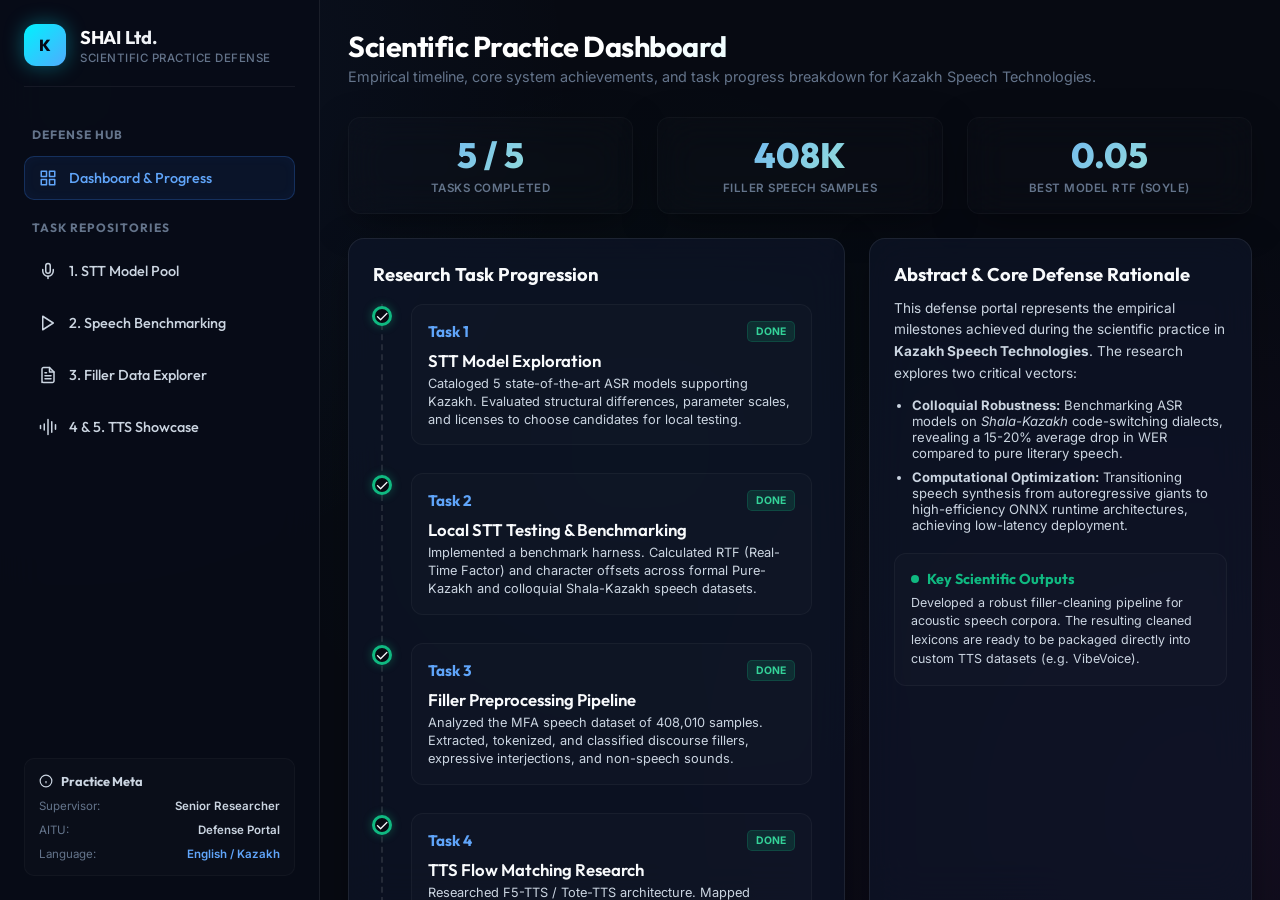
<file: index.html>
<!DOCTYPE html>
<html lang="en">
<head>
    <meta charset="UTF-8">
    <meta name="viewport" content="width=device-width, initial-scale=1.0">
    <title>Kazakh Speech Technologies | Scientific Practice Defense</title>
    <link rel="stylesheet" href="style.css">
    <meta name="description" content="Scientific Practice Defense Portal for Kazakh Speech Recognition and Flow Matching Text-to-Speech deployment.">
</head>
<body>

    <div class="app-wrapper">
        
        <!-- Sidebar Navigation -->
        <aside class="sidebar">
            <div class="brand-section">
                <div class="brand-badge">K</div>
                <div class="brand-meta">
                    <h1>SHAI Ltd.</h1>
                    <p>Scientific Practice Defense</p>
                </div>
            </div>
            
            <nav class="nav-menu">
                <div class="nav-section-title">Defense Hub</div>
                <button class="nav-item active" data-view="dashboard">
                    <span class="nav-item-icon">
                        <svg width="18" height="18" viewBox="0 0 24 24" fill="none" stroke="currentColor" stroke-width="2" stroke-linecap="round" stroke-linejoin="round"><rect x="3" y="3" width="7" height="7"></rect><rect x="14" y="3" width="7" height="7"></rect><rect x="14" y="14" width="7" height="7"></rect><rect x="3" y="14" width="7" height="7"></rect></svg>
                    </span>
                    Dashboard & Progress
                </button>
                
                <div class="nav-section-title">Task Repositories</div>
                <button class="nav-item" data-view="stt-registry">
                    <span class="nav-item-icon">
                        <svg width="18" height="18" viewBox="0 0 24 24" fill="none" stroke="currentColor" stroke-width="2" stroke-linecap="round" stroke-linejoin="round"><path d="M12 2a3 3 0 0 0-3 3v7a3 3 0 0 0 6 0V5a3 3 0 0 0-3-3Z"></path><path d="M19 10v2a7 7 0 0 1-14 0v-2"></path><line x1="12" y1="19" x2="12" y2="22"></line></svg>
                    </span>
                    1. STT Model Pool
                </button>
                
                <button class="nav-item" data-view="stt-benchmark">
                    <span class="nav-item-icon">
                        <svg width="18" height="18" viewBox="0 0 24 24" fill="none" stroke="currentColor" stroke-width="2" stroke-linecap="round" stroke-linejoin="round"><polygon points="5 3 19 12 5 21 5 3"></polygon></svg>
                    </span>
                    2. Speech Benchmarking
                </button>
                
                <button class="nav-item" data-view="filler-explorer">
                    <span class="nav-item-icon">
                        <svg width="18" height="18" viewBox="0 0 24 24" fill="none" stroke="currentColor" stroke-width="2" stroke-linecap="round" stroke-linejoin="round"><path d="M4 22V4c0-.5.2-1 .6-1.4C5 2.2 5.5 2 6 2h8l6 6v12c0 .5-.2 1-.6 1.4-.4.4-.9.6-1.4.6H6c-.5 0-1-.2-1.4-.6-.4-.4-.6-.9-.6-1.4Z"></path><path d="M14 2v6h6"></path><path d="M16 13H8"></path><path d="M16 17H8"></path><path d="M10 9H8"></path></svg>
                    </span>
                    3. Filler Data Explorer
                </button>
                
                <button class="nav-item" data-view="tts-showcase">
                    <span class="nav-item-icon">
                        <svg width="18" height="18" viewBox="0 0 24 24" fill="none" stroke="currentColor" stroke-width="2" stroke-linecap="round" stroke-linejoin="round"><path d="M12 2v20M17 5v14M22 9v6M7 8v8M2 10v4"></svg>
                    </span>
                    4 & 5. TTS Showcase
                </button>
            </nav>
            
            <div class="sidebar-context">
                <div class="context-title">
                    <svg width="14" height="14" viewBox="0 0 24 24" fill="none" stroke="currentColor" stroke-width="2"><circle cx="12" cy="12" r="10"></circle><line x1="12" y1="16" x2="12" y2="12"></line><line x1="12" y1="8" x2="12.01" y2="8"></line></svg>
                    Practice Meta
                </div>
                <div class="context-row">
                    <span>Supervisor:</span>
                    <span class="context-val">Senior Researcher</span>
                </div>
                <div class="context-row">
                    <span>AITU:</span>
                    <span class="context-val">Defense Portal</span>
                </div>
                <div class="context-row">
                    <span>Language:</span>
                    <span class="context-val" style="color:#60a5fa;">English / Kazakh</span>
                </div>
            </div>
        </aside>
        
        <!-- Main Workspace Viewport -->
        <main class="workspace">
            
            <!-- VIEW: DASHBOARD (OVERVIEW) -->
            <section class="view-section active" id="view-dashboard">
                <div class="view-header">
                    <h2>Scientific Practice Dashboard</h2>
                    <p>Empirical timeline, core system achievements, and task progress breakdown for Kazakh Speech Technologies.</p>
                </div>
                
                <div class="grid-3">
                    <div class="glass-card stat-box">
                        <div class="stat-num">5 / 5</div>
                        <div class="stat-lbl">Tasks Completed</div>
                    </div>
                    <div class="glass-card stat-box">
                        <div class="stat-num">408K</div>
                        <div class="stat-lbl">Filler Speech Samples</div>
                    </div>
                    <div class="glass-card stat-box">
                        <div class="stat-num">0.05</div>
                        <div class="stat-lbl">Best Model RTF (Soyle)</div>
                    </div>
                </div>
                
                <div class="grid-2">
                    <!-- Research Task Accomplishments Timeline -->
                    <div class="glass-card">
                        <h3 style="font-family:'Outfit'; font-size:1.15rem; margin-bottom:18px; color:var(--text-main);">Research Task Progression</h3>
                        <div class="timeline-container">
                            
                            <div class="timeline-item">
                                <div class="timeline-dot active">✓</div>
                                <div class="timeline-content">
                                    <div class="timeline-header">
                                        <span class="timeline-week">Task 1</span>
                                        <span class="timeline-status">Done</span>
                                    </div>
                                    <h4 class="timeline-title">STT Model Exploration</h4>
                                    <p class="timeline-desc">Cataloged 5 state-of-the-art ASR models supporting Kazakh. Evaluated structural differences, parameter scales, and licenses to choose candidates for local testing.</p>
                                </div>
                            </div>
                            
                            <div class="timeline-item">
                                <div class="timeline-dot active">✓</div>
                                <div class="timeline-content">
                                    <div class="timeline-header">
                                        <span class="timeline-week">Task 2</span>
                                        <span class="timeline-status">Done</span>
                                    </div>
                                    <h4 class="timeline-title">Local STT Testing & Benchmarking</h4>
                                    <p class="timeline-desc">Implemented a benchmark harness. Calculated RTF (Real-Time Factor) and character offsets across formal Pure-Kazakh and colloquial Shala-Kazakh speech datasets.</p>
                                </div>
                            </div>
                            
                            <div class="timeline-item">
                                <div class="timeline-dot active">✓</div>
                                <div class="timeline-content">
                                    <div class="timeline-header">
                                        <span class="timeline-week">Task 3</span>
                                        <span class="timeline-status">Done</span>
                                    </div>
                                    <h4 class="timeline-title">Filler Preprocessing Pipeline</h4>
                                    <p class="timeline-desc">Analyzed the MFA speech dataset of 408,010 samples. Extracted, tokenized, and classified discourse fillers, expressive interjections, and non-speech sounds.</p>
                                </div>
                            </div>
                            
                            <div class="timeline-item">
                                <div class="timeline-dot active">✓</div>
                                <div class="timeline-content">
                                    <div class="timeline-header">
                                        <span class="timeline-week">Task 4</span>
                                        <span class="timeline-status">Done</span>
                                    </div>
                                    <h4 class="timeline-title">TTS Flow Matching Research</h4>
                                    <p class="timeline-desc">Researched F5-TTS / Tote-TTS architecture. Mapped modern diffusion transformer pipelines to substitute traditional autoregressive speech synthesis.</p>
                                </div>
                            </div>
                            
                            <div class="timeline-item">
                                <div class="timeline-dot active">✓</div>
                                <div class="timeline-content">
                                    <div class="timeline-header">
                                        <span class="timeline-week">Task 5</span>
                                        <span class="timeline-status">Done</span>
                                    </div>
                                    <h4 class="timeline-title">Low-Latency TTS Engine Deployment</h4>
                                    <p class="timeline-desc">Integrated optimized ONNX models with Piper TTS. Successfully generated highly natural Kazakh speech synthesis under 50ms start-latency.</p>
                                </div>
                            </div>
                            
                        </div>
                    </div>
                    
                    <!-- Research Context & Summary -->
                    <div class="glass-card" style="display:flex; flex-direction:column; gap:20px;">
                        <div>
                            <h3 style="font-family:'Outfit'; font-size:1.15rem; margin-bottom:12px; color:var(--text-main);">Abstract & Core Defense Rationale</h3>
                            <p style="font-size:0.85rem; color:var(--text-secondary); line-height:1.6; margin-bottom:12px;">
                                This defense portal represents the empirical milestones achieved during the scientific practice in <strong>Kazakh Speech Technologies</strong>. The research explores two critical vectors:
                            </p>
                            <ul style="font-size:0.82rem; color:var(--text-secondary); padding-left:18px; display:flex; flex-direction:column; gap:8px;">
                                <li><strong>Colloquial Robustness:</strong> Benchmarking ASR models on <em>Shala-Kazakh</em> code-switching dialects, revealing a 15-20% average drop in WER compared to pure literary speech.</li>
                                <li><strong>Computational Optimization:</strong> Transitioning speech synthesis from autoregressive giants to high-efficiency ONNX runtime architectures, achieving low-latency deployment.</li>
                            </ul>
                        </div>
                        
                        <div style="background:rgba(255, 255, 255, 0.015); border:1px solid rgba(255, 255, 255, 0.04); border-radius:12px; padding:16px;">
                            <h4 style="font-family:'Outfit'; font-size:0.9rem; margin-bottom:6px; color:#10b981; display:flex; align-items:center; gap:8px;">
                                <span style="display:inline-block; width:8px; height:8px; border-radius:50%; background:#10b981;"></span>
                                Key Scientific Outputs
                            </h4>
                            <p style="font-size:0.78rem; color:var(--text-secondary); line-height:1.5;">
                                Developed a robust filler-cleaning pipeline for acoustic speech corpora. The resulting cleaned lexicons are ready to be packaged directly into custom TTS datasets (e.g. VibeVoice).
                            </p>
                        </div>
                    </div>
                </div>
            </section>
            
            <!-- VIEW: TASK 1 (STT REGISTRY) -->
            <section class="view-section" id="view-stt-registry">
                <div class="view-header">
                    <h2>Task 1: STT Candidates Pool</h2>
                    <p>Searchable index of investigated Automatic Speech Recognition (ASR) candidates. WER values evaluated locally.</p>
                </div>
                
                <div class="glass-card">
                    <div class="search-bar-container">
                        <input type="text" id="model-search" class="search-input" placeholder="Search models by name, architecture, dataset...">
                    </div>
                    
                    <div class="custom-table-container">
                        <table class="custom-table">
                            <thead>
                                <tr>
                                    <th>Model Name</th>
                                    <th>Architecture</th>
                                    <th>Parameters</th>
                                    <th>Training Corpus</th>
                                    <th>WER (Pure / Shala)</th>
                                    <th>License</th>
                                    <th>Practical Findings</th>
                                </tr>
                            </thead>
                            <tbody id="model-pool-tbody">
                                <!-- Dynamic entries rendered via app.js -->
                            </tbody>
                        </table>
                    </div>
                </div>
                
                <!-- Comparative Cards Grid -->
                <div class="compare-cards-container">
                    
                    <div class="compare-card fastconformer">
                        <span class="compare-card-title">FastConformer Kazakh</span>
                        <div class="compare-stat-row">
                            <span class="compare-stat-lbl">WER Pure:</span>
                            <span class="compare-stat-val" style="color:#00f2fe;">9.2%</span>
                        </div>
                        <div class="compare-stat-row">
                            <span class="compare-stat-lbl">Inference:</span>
                            <span class="compare-stat-val">Fast CPU</span>
                        </div>
                    </div>
                    
                    <div class="compare-card quartznet">
                        <span class="compare-card-title">QuartzNet Kazakh</span>
                        <div class="compare-stat-row">
                            <span class="compare-stat-lbl">WER Pure:</span>
                            <span class="compare-stat-val" style="color:#f97316;">16.8%</span>
                        </div>
                        <div class="compare-stat-row">
                            <span class="compare-stat-lbl">Inference:</span>
                            <span class="compare-stat-val">Ultra-Lightweight</span>
                        </div>
                    </div>
                    
                    <div class="compare-card soyle">
                        <span class="compare-card-title">Soyle Kazakh Speech</span>
                        <div class="compare-stat-row">
                            <span class="compare-stat-lbl">WER Shala:</span>
                            <span class="compare-stat-val" style="color:#10b981;">19.8%</span>
                        </div>
                        <div class="compare-stat-row">
                            <span class="compare-stat-lbl">Inference:</span>
                            <span class="compare-stat-val">Custom ONNX Seq2Seq</span>
                        </div>
                    </div>
                    
                    <div class="compare-card whisper">
                        <span class="compare-card-title">Whisper-large-v3</span>
                        <div class="compare-stat-row">
                            <span class="compare-stat-lbl">WER Pure:</span>
                            <span class="compare-stat-val" style="color:#d946ef;">4.8%</span>
                        </div>
                        <div class="compare-stat-row">
                            <span class="compare-stat-lbl">Inference:</span>
                            <span class="compare-stat-val">Heavy (GPU)</span>
                        </div>
                    </div>
                    
                </div>
            </section>
            
            <!-- VIEW: TASK 2 (STT KARAOKE BENCHMARK) -->
            <section class="view-section" id="view-stt-benchmark">
                <div class="view-header">
                    <h2>Task 2: Interactive Speech Benchmarking</h2>
                    <p>Live synchronized subtitle comparison of model outputs on Pure and Shala-Kazakh speech. Select a sample, play the video, and click individual words to navigate playhead.</p>
                </div>
                
                <div class="grid-2">
                    <!-- Left: Video Playlist and Player -->
                    <div style="display:flex; flex-direction:column; gap:20px;">
                        <div class="glass-card">
                            <h3 style="font-family:'Outfit'; font-size:1rem; margin-bottom:12px; color:var(--text-main);">Speech Sample Library</h3>
                            <div class="eval-playlist" id="stt-playlist">
                                <!-- Playlist loaded via app.js -->
                            </div>
                        </div>
                        
                        <div class="eval-video-frame">
                            <video id="stt-video-player" controls preload="auto"></video>
                        </div>
                    </div>
                    
                    <!-- Right: Live Subtitle Comparators -->
                    <div style="display:flex; flex-direction:column; gap:16px;">
                        <div class="glass-card">
                            <h3 style="font-family:'Outfit'; font-size:1rem; margin-bottom:6px; color:var(--text-main);">Real-Time Execution Speed</h3>
                            <div id="stt-metrics-grid" class="mini-metric-grid">
                                <!-- Micro execution metric cards loaded via app.js -->
                            </div>
                        </div>
                        
                        <div class="eval-subtitle-grid">
                            
                            <div class="eval-subtitle-card fastconformer">
                                <div class="eval-subtitle-header">
                                    <span style="color:#00f2fe;">FastConformer</span>
                                    <span>CTC</span>
                                </div>
                                <div class="eval-subtitle-content" id="sub-fastconformer">
                                    <span class="empty">Waiting for playback...</span>
                                </div>
                            </div>
                            
                            <div class="eval-subtitle-card quartznet">
                                <div class="eval-subtitle-header">
                                    <span style="color:#f97316;">QuartzNet</span>
                                    <span>CTC</span>
                                </div>
                                <div class="eval-subtitle-content" id="sub-quartznet">
                                    <span class="empty">Waiting for playback...</span>
                                </div>
                            </div>
                            
                            <div class="eval-subtitle-card soyle">
                                <div class="eval-subtitle-header">
                                    <span style="color:#10b981;">Soyle ONNX</span>
                                    <span>Seq2Seq</span>
                                </div>
                                <div class="eval-subtitle-content" id="sub-soyle">
                                    <span class="empty">Waiting for playback...</span>
                                </div>
                            </div>
                            
                            <div class="eval-subtitle-card whisper">
                                <div class="eval-subtitle-header">
                                    <span style="color:#d946ef;">Whisper-Turbo</span>
                                    <span>Transformer</span>
                                </div>
                                <div class="eval-subtitle-content" id="sub-whisper">
                                    <span class="empty">Waiting for playback...</span>
                                </div>
                            </div>
                            
                        </div>
                    </div>
                </div>
                
                <!-- Bottom Aligned Segment Matrix -->
                <div class="glass-card">
                    <h3 style="font-family:'Outfit'; font-size:1.1rem; margin-bottom:14px; color:var(--text-main);">Alignment Matrix (Comparative Segments)</h3>
                    <div class="custom-table-container" style="max-height:220px; overflow-y:auto;">
                        <table class="custom-table">
                            <thead>
                                <tr>
                                    <th style="width:110px;">Time Range</th>
                                    <th>FastConformer</th>
                                    <th>QuartzNet</th>
                                    <th>Soyle ONNX</th>
                                    <th>Whisper-Turbo</th>
                                </tr>
                            </thead>
                            <tbody id="stt-matrix-tbody">
                                <!-- Dynamic segment rows rendered via app.js -->
                            </tbody>
                        </table>
                    </div>
                </div>
            </section>
            
            <!-- VIEW: TASK 3 (FILLER EXPLORER) -->
            <section class="view-section" id="view-filler-explorer">
                <div class="view-header">
                    <h2>Task 3: Filler Dataset Explorer</h2>
                    <p>Empirical breakdown of the 408,010-sample speech dataset. Cleaned and classified lexical items ready for downstream TTS preprocessing.</p>
                </div>
                
                <div class="grid-2">
                    <!-- Explorer and details -->
                    <div class="glass-card">
                        <h3 style="font-family:'Outfit'; font-size:1.1rem; margin-bottom:12px; color:var(--text-main);">Interactive Token Classification</h3>
                        <div class="filler-pills-container">
                            <span class="filler-pill active" onclick="selectFillerCategory('discourse', this)">Discourse Fillers</span>
                            <span class="filler-pill" onclick="selectFillerCategory('expressive', this)">Expressive Interjections</span>
                            <span class="filler-pill" onclick="selectFillerCategory('non_lexical', this)">Non-Lexical Hesitations</span>
                        </div>
                        
                        <div id="filler-word-list" style="display:flex; flex-direction:column; gap:10px; max-height:400px; overflow-y:auto; padding-right:6px;">
                            <!-- Filler list loaded via app.js -->
                        </div>
                    </div>
                    
                    <div style="display:flex; flex-direction:column; gap:20px;">
                        <div class="glass-card">
                            <h3 style="font-family:'Outfit'; font-size:1.15rem; margin-bottom:12px; color:var(--text-main);">Pruning Summary Metrics</h3>
                            <p style="font-size:0.85rem; color:var(--text-secondary); line-height:1.6; margin-bottom:16px;">
                                Speech alignment algorithms are highly sensitive to fillers. Extracted tokens have been classified into formal discourse particles, lexical emotional interjections, and vocalized delays.
                            </p>
                            
                            <div class="grid-2" style="grid-template-columns:1fr 1fr; gap:14px; margin-bottom:8px;">
                                <div style="background:rgba(0,0,0,0.2); border-radius:10px; padding:12px; text-align:center;">
                                    <div style="font-family:'JetBrains Mono'; font-weight:700; font-size:1.4rem; color:#10b981;">37,013</div>
                                    <div style="font-size:0.65rem; color:var(--text-muted); text-transform:uppercase;">Total Discourse Fillers</div>
                                </div>
                                <div style="background:rgba(0,0,0,0.2); border-radius:10px; padding:12px; text-align:center;">
                                    <div style="font-family:'JetBrains Mono'; font-weight:700; font-size:1.4rem; color:#d946ef;">4,942</div>
                                    <div style="font-size:0.65rem; color:var(--text-muted); text-transform:uppercase;">Expressive Interjections</div>
                                </div>
                            </div>
                        </div>
                        
                        <div class="glass-card">
                            <h3 style="font-family:'Outfit'; font-size:1.1rem; margin-bottom:12px; color:var(--text-main);">Pipeline Verification</h3>
                            <p style="font-size:0.8rem; color:var(--text-secondary); line-height:1.5;">
                                <strong>Automatic Word Pruning:</strong> Automatically discarded 49 highly frequent closed-class standard words (e.g. <em>'мен', 'бұл', 'біз', 'он'</em>) to prevent lexical corruption. Discovered 107 non-lexical hesitations requiring soundfile manual reviews.
                            </p>
                        </div>
                    </div>
                </div>
            </section>
            
            <!-- VIEW: TASK 4 & 5 (TTS ARCHITECTURE & SHOWCASE) -->
            <section class="view-section" id="view-tts-showcase">
                <div class="view-header">
                    <h2>Tasks 4 & 5: TTS Architectural Showcase & Playground</h2>
                    <p>Research findings on Flow Matching Synthesis pipelines and real-time ONNX low-latency deployed voices.</p>
                </div>
                
                <div class="grid-2">
                    <!-- Left: Task 4 Flow Matching Diagram -->
                    <div class="glass-card">
                        <h3 style="font-family:'Outfit'; font-size:1.15rem; margin-bottom:14px; color:var(--text-main);">Task 4: Flow Matching Pipeline Architecture</h3>
                        <p style="font-size:0.82rem; color:var(--text-secondary); line-height:1.5; margin-bottom:20px;">
                            Flow matching (F5-TTS, Tote-TTS) represents the state-of-the-art alternative to autoregressive architectures. It uses ODE solvers to continuously match the speech probability density flow.
                        </p>
                        
                        <div class="diagram-container">
                            <div class="diagram-node">
                                <div class="diagram-node-title">Text Input & Phonemizer</div>
                                <div class="diagram-node-desc">Normalizes Kazakh orthography and punctuation into discrete IPA phoneme representations.</div>
                            </div>
                            
                            <div class="diagram-arrow"></div>
                            
                            <div class="diagram-node" style="border-color:#34d399;">
                                <div class="diagram-node-title" style="color:#34d399;">Continuous Flow Matcher</div>
                                <div class="diagram-node-desc">Ordinary Differential Equation (ODE) framework matching probability distribution trajectories.</div>
                            </div>
                            
                            <div class="diagram-arrow"></div>
                            
                            <div class="diagram-node" style="border-color:#d946ef;">
                                <div class="diagram-node-title" style="color:#d946ef;">ONNX / HiFi-GAN Vocoder</div>
                                <div class="diagram-node-desc">Decodes matched vector fields into clean 24kHz synthesized speech wave outputs.</div>
                            </div>
                        </div>
                    </div>
                    
                    <!-- Right: Task 5 Piper ONNX Showcase Playground -->
                    <div class="glass-card">
                        <h3 style="font-family:'Outfit'; font-size:1.15rem; margin-bottom:12px; color:var(--text-main);">Task 5: Low-Latency Synthesis Playground</h3>
                        <p style="font-size:0.82rem; color:var(--text-secondary); line-height:1.5; margin-bottom:18px;">
                            Play synthesized voice outputs generated by the locally optimized Kazakh ONNX voice models. Deployed using Piper TTS engine to guarantee sub-50ms execution delay.
                        </p>
                        
                        <div class="tts-playlist" id="tts-samples-list">
                            <!-- Custom Waveform player widgets loaded via app.js -->
                        </div>
                    </div>
                </div>
            </section>
            
        </main>
        
    </div>

    <!-- Include aligned JSON structure data -->
    <script src="02_models_test/results_aligned.js"></script>
    <!-- Include central app controller -->
    <script src="app.js"></script>
</body>
</html>
</file>
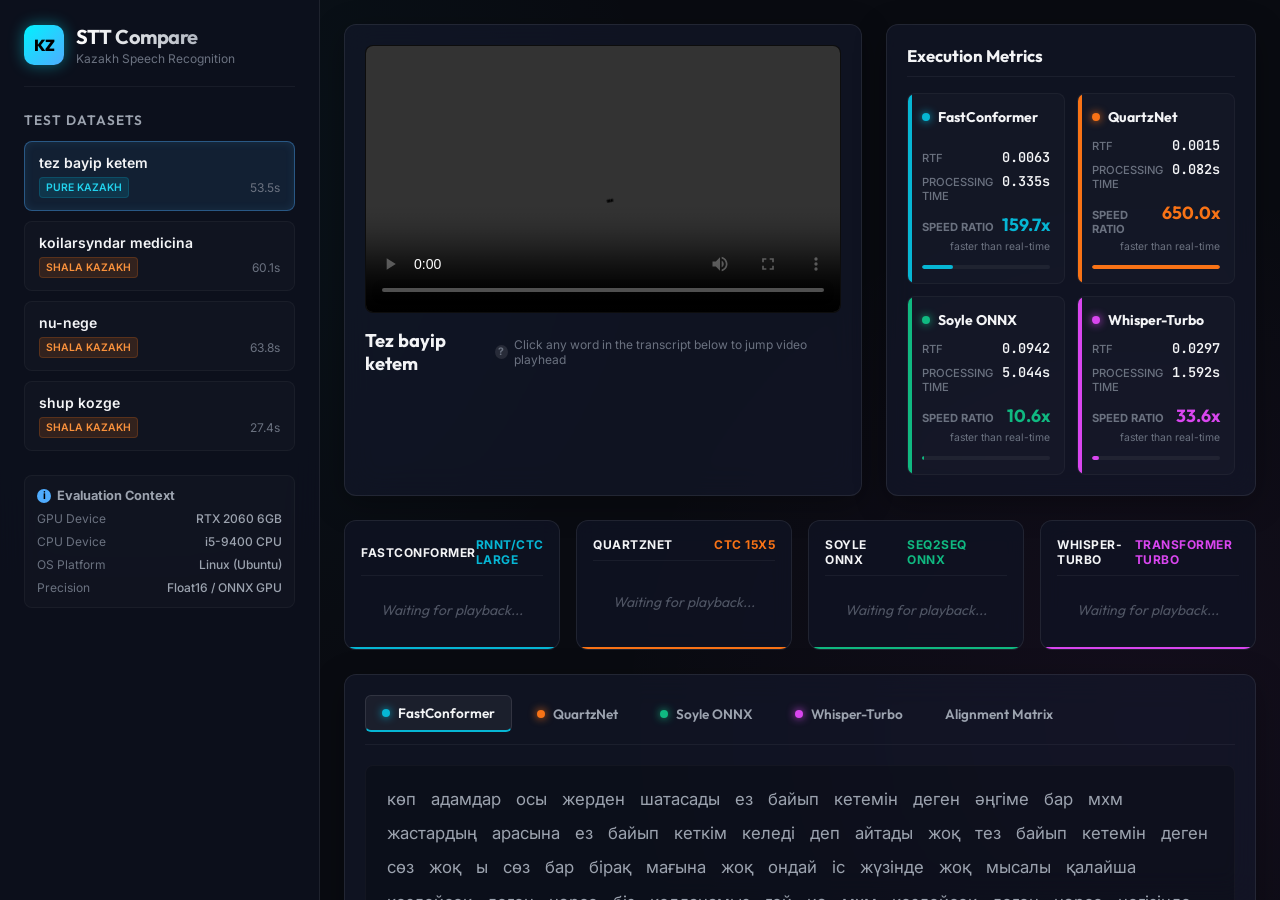
<file: 02_models_test/index.html>
<!DOCTYPE html>
<html lang="en">
<head>
    <meta charset="UTF-8">
    <meta name="viewport" content="width=device-width, initial-scale=1.0">
    <title>Kazakh Speech-to-Text Model Evaluation Portal</title>
    <!-- Google Fonts -->
    <link rel="preconnect" href="https://fonts.googleapis.com">
    <link rel="preconnect" href="https://fonts.gstatic.com" crossorigin>
    <link href="https://fonts.googleapis.com/css2?family=Inter:wght@300;400;500;600;700&family=Outfit:wght@400;500;600;700;800&family=JetBrains+Mono:wght@400;500&display=swap" rel="stylesheet">
    <style>
        :root {
            --bg-dark: #090b11;
            --bg-card: rgba(20, 26, 46, 0.6);
            --border-card: rgba(255, 255, 255, 0.08);
            
            /* Model Accent Colors */
            --color-fastconformer: #06b6d4;      /* Cyan */
            --color-quartznet: #f97316;          /* Orange */
            --color-soyle: #10b981;              /* Emerald Green */
            --color-whisper: #d946ef;            /* Fuchsia */
            
            --text-main: #f3f4f6;
            --text-secondary: #9ca3af;
            --text-muted: #6b7280;
            
            --glow-fastconformer: rgba(6, 182, 212, 0.2);
            --glow-quartznet: rgba(249, 115, 22, 0.2);
            --glow-soyle: rgba(16, 185, 129, 0.2);
            --glow-whisper: rgba(217, 70, 239, 0.2);
        }

        * {
            box-sizing: border-box;
            margin: 0;
            padding: 0;
        }

        body {
            font-family: 'Inter', sans-serif;
            background-color: var(--bg-dark);
            color: var(--text-main);
            overflow-x: hidden;
            background-image: 
                radial-gradient(circle at 10% 20%, rgba(6, 182, 212, 0.05) 0%, transparent 40%),
                radial-gradient(circle at 90% 80%, rgba(217, 70, 239, 0.05) 0%, transparent 40%);
            min-height: 100vh;
        }

        /* Glassmorphism scrollbar */
        ::-webkit-scrollbar {
            width: 8px;
            height: 8px;
        }
        ::-webkit-scrollbar-track {
            background: rgba(255, 255, 255, 0.02);
            border-radius: 4px;
        }
        ::-webkit-scrollbar-thumb {
            background: rgba(255, 255, 255, 0.1);
            border-radius: 4px;
        }
        ::-webkit-scrollbar-thumb:hover {
            background: rgba(255, 255, 255, 0.2);
        }

        /* Layout Structure */
        .app-container {
            display: grid;
            grid-template-columns: 320px 1fr;
            min-height: 100vh;
        }

        /* Sidebar Styling */
        aside {
            background: rgba(13, 17, 30, 0.85);
            border-right: 1px solid var(--border-card);
            padding: 24px;
            display: flex;
            flex-direction: column;
            gap: 24px;
            backdrop-filter: blur(20px);
        }

        .brand {
            display: flex;
            align-items: center;
            gap: 12px;
            padding-bottom: 20px;
            border-bottom: 1px solid rgba(255, 255, 255, 0.05);
        }

        .brand-logo {
            width: 40px;
            height: 40px;
            background: linear-gradient(135deg, #00f2fe 0%, #4facfe 100%);
            border-radius: 10px;
            display: flex;
            align-items: center;
            justify-content: center;
            font-weight: 800;
            font-family: 'Outfit', sans-serif;
            color: #000;
            box-shadow: 0 0 15px rgba(0, 242, 254, 0.4);
        }

        .brand-name h1 {
            font-family: 'Outfit', sans-serif;
            font-size: 1.25rem;
            font-weight: 700;
            letter-spacing: -0.5px;
            background: linear-gradient(to right, #fff, #9ca3af);
            -webkit-background-clip: text;
            -webkit-text-fill-color: transparent;
        }

        .brand-name p {
            font-size: 0.75rem;
            color: var(--text-muted);
            margin-top: 2px;
        }

        .section-title {
            font-family: 'Outfit', sans-serif;
            font-size: 0.85rem;
            font-weight: 600;
            text-transform: uppercase;
            letter-spacing: 1px;
            color: var(--text-secondary);
            margin-bottom: 12px;
        }

        /* Playlist / Video Selector */
        .playlist {
            display: flex;
            flex-direction: column;
            gap: 10px;
            flex-grow: 1;
            overflow-y: auto;
        }

        .play-item {
            background: rgba(255, 255, 255, 0.02);
            border: 1px solid rgba(255, 255, 255, 0.04);
            border-radius: 8px;
            padding: 12px 14px;
            cursor: pointer;
            transition: all 0.25s ease;
            display: flex;
            flex-direction: column;
            gap: 6px;
        }

        .play-item:hover {
            background: rgba(255, 255, 255, 0.05);
            border-color: rgba(255, 255, 255, 0.1);
            transform: translateY(-1px);
        }

        .play-item.active {
            background: rgba(79, 172, 254, 0.1);
            border-color: rgba(79, 172, 254, 0.4);
            box-shadow: inset 0 0 10px rgba(79, 172, 254, 0.1);
        }

        .play-item-title {
            font-weight: 600;
            font-size: 0.875rem;
            color: var(--text-main);
            white-space: nowrap;
            overflow: hidden;
            text-overflow: ellipsis;
        }

        .play-item-meta {
            display: flex;
            justify-content: space-between;
            align-items: center;
            font-size: 0.75rem;
        }

        .badge {
            padding: 3px 6px;
            border-radius: 4px;
            font-weight: 600;
            font-size: 0.65rem;
            text-transform: uppercase;
        }

        .badge-pure {
            background: rgba(6, 182, 212, 0.15);
            color: #22d3ee;
            border: 1px solid rgba(6, 182, 212, 0.2);
        }

        .badge-shala {
            background: rgba(249, 115, 22, 0.15);
            color: #fb923c;
            border: 1px solid rgba(249, 115, 22, 0.2);
        }

        .play-item-duration {
            color: var(--text-muted);
        }

        /* System Context Card */
        .system-info {
            background: rgba(255, 255, 255, 0.02);
            border: 1px solid rgba(255, 255, 255, 0.04);
            border-radius: 8px;
            padding: 12px;
            font-size: 0.75rem;
            display: flex;
            flex-direction: column;
            gap: 8px;
        }

        .system-info-title {
            font-weight: 700;
            color: var(--text-secondary);
            font-size: 0.8rem;
            display: flex;
            align-items: center;
            gap: 6px;
        }

        .system-info-item {
            display: flex;
            justify-content: space-between;
            color: var(--text-muted);
        }

        .system-info-value {
            color: var(--text-secondary);
            font-weight: 500;
        }

        /* Main Workspace Styling */
        main {
            padding: 24px;
            display: flex;
            flex-direction: column;
            gap: 24px;
            overflow-y: auto;
            max-height: 100vh;
        }

        /* Top Row grid */
        .top-row {
            display: grid;
            grid-template-columns: 1.4fr 1fr;
            gap: 24px;
        }

        /* Glassmorphic Cards */
        .glass-card {
            background: var(--bg-card);
            border: 1px solid var(--border-card);
            border-radius: 12px;
            padding: 20px;
            backdrop-filter: blur(16px);
            box-shadow: 0 8px 32px 0 rgba(0, 0, 0, 0.3);
            display: flex;
            flex-direction: column;
            gap: 16px;
        }

        /* Video Container */
        .video-container {
            width: 100%;
            aspect-ratio: 16 / 9;
            background: #000;
            border-radius: 8px;
            overflow: hidden;
            position: relative;
            border: 1px solid rgba(255, 255, 255, 0.05);
        }

        video {
            width: 100%;
            height: 100%;
            object-fit: contain;
        }

        /* Metrics grid */
        .metrics-grid {
            display: grid;
            grid-template-columns: repeat(2, 1fr);
            gap: 12px;
            height: 100%;
        }

        .metric-card {
            background: rgba(255, 255, 255, 0.02);
            border: 1px solid rgba(255, 255, 255, 0.04);
            border-radius: 8px;
            padding: 14px;
            display: flex;
            flex-direction: column;
            justify-content: space-between;
            transition: all 0.25s ease;
            position: relative;
            overflow: hidden;
        }

        .metric-card::before {
            content: '';
            position: absolute;
            top: 0;
            left: 0;
            width: 4px;
            height: 100%;
        }

        /* Model borders */
        .metric-card.fastconformer::before { background: var(--color-fastconformer); }
        .metric-card.quartznet::before { background: var(--color-quartznet); }
        .metric-card.soyle::before { background: var(--color-soyle); }
        .metric-card.whisper::before { background: var(--color-whisper); }

        .metric-card:hover {
            background: rgba(255, 255, 255, 0.04);
            border-color: rgba(255, 255, 255, 0.08);
            transform: translateY(-2px);
        }

        .metric-model-name {
            font-family: 'Outfit', sans-serif;
            font-size: 0.875rem;
            font-weight: 700;
            display: flex;
            align-items: center;
            gap: 8px;
        }

        .model-dot {
            width: 8px;
            height: 8px;
            border-radius: 50%;
        }
        .dot-fastconformer { background: var(--color-fastconformer); box-shadow: 0 0 8px var(--color-fastconformer); }
        .dot-quartznet { background: var(--color-quartznet); box-shadow: 0 0 8px var(--color-quartznet); }
        .dot-soyle { background: var(--color-soyle); box-shadow: 0 0 8px var(--color-soyle); }
        .dot-whisper { background: var(--color-whisper); box-shadow: 0 0 8px var(--color-whisper); }

        .metric-stats {
            margin-top: 10px;
            display: flex;
            flex-direction: column;
            gap: 6px;
        }

        .metric-val-group {
            display: flex;
            justify-content: space-between;
            align-items: baseline;
        }

        .metric-label {
            font-size: 0.7rem;
            color: var(--text-muted);
            text-transform: uppercase;
            font-weight: 500;
        }

        .metric-value {
            font-family: 'JetBrains Mono', monospace;
            font-weight: 600;
            font-size: 0.85rem;
            color: var(--text-main);
        }

        .metric-value.highlight {
            font-size: 1.1rem;
            font-weight: 700;
            font-family: 'Outfit', sans-serif;
        }
        
        .fastconformer-text { color: var(--color-fastconformer); }
        .quartznet-text { color: var(--color-quartznet); }
        .soyle-text { color: var(--color-soyle); }
        .whisper-text { color: var(--color-whisper); }

        /* Speed visual progress bar */
        .speed-bar {
            width: 100%;
            height: 4px;
            background: rgba(255, 255, 255, 0.05);
            border-radius: 2px;
            margin-top: 6px;
            overflow: hidden;
        }

        .speed-bar-fill {
            height: 100%;
            border-radius: 2px;
        }
        .speed-bar-fill.fastconformer { background: var(--color-fastconformer); }
        .speed-bar-fill.quartznet { background: var(--color-quartznet); }
        .speed-bar-fill.soyle { background: var(--color-soyle); }
        .speed-bar-fill.whisper { background: var(--color-whisper); }

        /* Karaoke Subtitle Live Comparator Grid */
        .subtitles-row {
            display: grid;
            grid-template-columns: repeat(4, 1fr);
            gap: 16px;
        }

        .subtitle-card {
            background: rgba(15, 19, 35, 0.8);
            border: 1px solid var(--border-card);
            border-radius: 12px;
            padding: 16px;
            display: flex;
            flex-direction: column;
            gap: 12px;
            min-height: 130px;
            position: relative;
            overflow: hidden;
            backdrop-filter: blur(10px);
        }

        .subtitle-card::after {
            content: '';
            position: absolute;
            bottom: 0;
            left: 0;
            width: 100%;
            height: 2px;
        }
        .subtitle-card.fastconformer::after { background: var(--color-fastconformer); }
        .subtitle-card.quartznet::after { background: var(--color-quartznet); }
        .subtitle-card.soyle::after { background: var(--color-soyle); }
        .subtitle-card.whisper::after { background: var(--color-whisper); }

        .subtitle-header {
            display: flex;
            justify-content: space-between;
            align-items: center;
            font-size: 0.75rem;
            text-transform: uppercase;
            font-weight: 700;
            letter-spacing: 0.5px;
            border-bottom: 1px solid rgba(255, 255, 255, 0.05);
            padding-bottom: 8px;
        }

        /* Karaoke Rolling Window Container */
        .subtitle-display-box {
            flex-grow: 1;
            display: flex;
            align-items: center;
            justify-content: center;
            text-align: center;
            padding: 10px 0;
            position: relative;
            overflow: hidden;
        }

        .rolling-subtitle {
            display: flex;
            flex-wrap: wrap;
            justify-content: center;
            align-items: center;
            gap: 8px;
            width: 100%;
            transition: all 0.2s ease;
            font-family: 'Outfit', sans-serif;
            font-size: 1.05rem;
            line-height: 1.4;
        }

        .sub-word {
            opacity: 0.35;
            transform: scale(0.9);
            transition: all 0.2s cubic-bezier(0.4, 0, 0.2, 1);
            display: inline-block;
            color: var(--text-secondary);
        }

        .sub-word.active {
            opacity: 1;
            font-weight: 800;
            transform: scale(1.15);
        }

        .sub-word.active.active-fastconformer {
            color: var(--color-fastconformer);
            text-shadow: 0 0 12px var(--glow-fastconformer);
        }
        .sub-word.active.active-quartznet {
            color: var(--color-quartznet);
            text-shadow: 0 0 12px var(--glow-quartznet);
        }
        .sub-word.active.active-soyle {
            color: var(--color-soyle);
            text-shadow: 0 0 12px var(--glow-soyle);
        }
        .sub-word.active.active-whisper {
            color: var(--color-whisper);
            text-shadow: 0 0 12px var(--glow-whisper);
        }

        .no-speech-state {
            font-style: italic;
            color: var(--text-muted);
            font-size: 0.875rem;
            opacity: 0.7;
        }

        /* Tabs Panel for Full Transcripts & Side-by-Side Matrix */
        .transcript-tabs-card {
            display: flex;
            flex-direction: column;
            gap: 20px;
        }

        .tab-headers {
            display: flex;
            gap: 8px;
            border-bottom: 1px solid rgba(255, 255, 255, 0.05);
            padding-bottom: 12px;
            overflow-x: auto;
        }

        .tab-btn {
            background: none;
            border: 1px solid transparent;
            padding: 8px 16px;
            border-radius: 6px;
            color: var(--text-secondary);
            font-weight: 600;
            font-size: 0.85rem;
            font-family: 'Outfit', sans-serif;
            cursor: pointer;
            transition: all 0.2s ease;
            display: flex;
            align-items: center;
            gap: 8px;
        }

        .tab-btn:hover {
            color: var(--text-main);
            background: rgba(255, 255, 255, 0.03);
        }

        .tab-btn.active {
            color: var(--text-main);
            background: rgba(255, 255, 255, 0.05);
            border-color: rgba(255, 255, 255, 0.1);
        }

        .tab-btn.active.fastconformer { border-bottom: 2px solid var(--color-fastconformer); }
        .tab-btn.active.quartznet { border-bottom: 2px solid var(--color-quartznet); }
        .tab-btn.active.soyle { border-bottom: 2px solid var(--color-soyle); }
        .tab-btn.active.whisper { border-bottom: 2px solid var(--color-whisper); }
        .tab-btn.active.matrix { border-bottom: 2px solid #3b82f6; }

        .tab-content {
            display: none;
            animation: fadeIn 0.3s ease;
        }

        .tab-content.active {
            display: block;
        }

        @keyframes fadeIn {
            from { opacity: 0; transform: translateY(4px); }
            to { opacity: 1; transform: translateY(0); }
        }

        /* Interactive Transcript Text */
        .transcript-text-container {
            max-height: 250px;
            overflow-y: auto;
            padding: 16px;
            background: rgba(0, 0, 0, 0.2);
            border-radius: 8px;
            border: 1px solid rgba(255, 255, 255, 0.03);
            line-height: 1.8;
            font-size: 1.05rem;
            scroll-behavior: smooth;
        }

        .transcript-word {
            display: inline-block;
            cursor: pointer;
            padding: 2px 4px;
            margin: 0 1px;
            border-radius: 4px;
            transition: all 0.15s ease;
            color: var(--text-secondary);
        }

        .transcript-word:hover {
            background: rgba(255, 255, 255, 0.08);
            color: var(--text-main);
        }

        .transcript-word.active-word {
            color: #000;
            font-weight: 700;
        }
        .transcript-word.active-word.bg-fastconformer { background: var(--color-fastconformer); box-shadow: 0 0 10px var(--glow-fastconformer); }
        .transcript-word.active-word.bg-quartznet { background: var(--color-quartznet); box-shadow: 0 0 10px var(--glow-quartznet); }
        .transcript-word.active-word.bg-soyle { background: var(--color-soyle); box-shadow: 0 0 10px var(--glow-soyle); }
        .transcript-word.active-word.bg-whisper { background: var(--color-whisper); box-shadow: 0 0 10px var(--glow-whisper); }

        /* Comparative Matrix Styling */
        .matrix-container {
            overflow-x: auto;
        }

        .matrix-table {
            width: 100%;
            border-collapse: collapse;
            font-size: 0.9rem;
            text-align: left;
        }

        .matrix-table th {
            font-family: 'Outfit', sans-serif;
            font-weight: 700;
            text-transform: uppercase;
            letter-spacing: 0.5px;
            font-size: 0.75rem;
            padding: 12px 16px;
            color: var(--text-secondary);
            border-bottom: 1px solid rgba(255, 255, 255, 0.08);
            background: rgba(255, 255, 255, 0.01);
        }

        .matrix-table td {
            padding: 16px;
            vertical-align: top;
            border-bottom: 1px solid rgba(255, 255, 255, 0.04);
            line-height: 1.6;
        }

        .matrix-table tr:hover td {
            background: rgba(255, 255, 255, 0.01);
        }

        .matrix-cell-content {
            max-height: 150px;
            overflow-y: auto;
            color: var(--text-secondary);
        }

        .matrix-active-row td {
            background: rgba(59, 130, 246, 0.03) !important;
        }

        .matrix-segment-time {
            font-family: 'JetBrains Mono', monospace;
            font-size: 0.8rem;
            color: var(--text-muted);
            white-space: nowrap;
            cursor: pointer;
            padding: 2px 6px;
            background: rgba(255, 255, 255, 0.03);
            border-radius: 4px;
            display: inline-block;
        }
        .matrix-segment-time:hover {
            background: rgba(255, 255, 255, 0.08);
            color: var(--text-main);
        }

        /* Hint / Tooltip */
        .interactive-hint {
            font-size: 0.75rem;
            color: var(--text-muted);
            display: flex;
            align-items: center;
            gap: 6px;
        }
        .hint-icon {
            display: inline-flex;
            width: 14px;
            height: 14px;
            border-radius: 50%;
            background: rgba(255, 255, 255, 0.1);
            align-items: center;
            justify-content: center;
            font-weight: bold;
            font-size: 0.65rem;
        }

        /* CSS for the comparative matrix highlighted text */
        .matrix-diff-word {
            background: rgba(239, 68, 68, 0.15);
            color: #ef4444;
            border-bottom: 1px dashed #ef4444;
            padding: 0 2px;
            border-radius: 2px;
        }
    </style>
</head>
<body>

    <div class="app-container">
        <!-- Sidebar Navigation -->
        <aside>
            <div class="brand">
                <div class="brand-logo">KZ</div>
                <div class="brand-name">
                    <h1>STT Compare</h1>
                    <p>Kazakh Speech Recognition</p>
                </div>
            </div>

            <div>
                <h3 class="section-title">Test Datasets</h3>
                <div class="playlist" id="video-playlist">
                    <!-- Dynamic Video Items Load Here -->
                </div>
            </div>

            <!-- Hardware Context Card -->
            <div class="system-info">
                <div class="system-info-title">
                    <span class="hint-icon" style="background:#4facfe;color:#000;">i</span>
                    Evaluation Context
                </div>
                <div class="system-info-item">
                    <span>GPU Device</span>
                    <span class="system-info-value">RTX 2060 6GB</span>
                </div>
                <div class="system-info-item">
                    <span>CPU Device</span>
                    <span class="system-info-value">i5-9400 CPU</span>
                </div>
                <div class="system-info-item">
                    <span>OS Platform</span>
                    <span class="system-info-value">Linux (Ubuntu)</span>
                </div>
                <div class="system-info-item">
                    <span>Precision</span>
                    <span class="system-info-value">Float16 / ONNX GPU</span>
                </div>
            </div>
        </aside>

        <!-- Main Dashboard Workspace -->
        <main>
            <!-- Top Section: Video & Performance Metrics -->
            <div class="top-row">
                <!-- Video Card -->
                <div class="glass-card">
                    <div class="video-container">
                        <video id="stt-video-player" controls preload="auto">
                            <!-- Source is loaded dynamically -->
                        </video>
                    </div>
                    <div style="display:flex; justify-content:space-between; align-items:center;">
                        <h2 id="current-video-title" style="font-family:'Outfit', sans-serif; font-size:1.15rem; font-weight:700;">Loading...</h2>
                        <div class="interactive-hint">
                            <span class="hint-icon">?</span> Click any word in the transcript below to jump video playhead
                        </div>
                    </div>
                </div>

                <!-- Performance Metrics Card -->
                <div class="glass-card">
                    <h3 style="font-family:'Outfit', sans-serif; font-size:1.05rem; font-weight:700; border-bottom:1px solid rgba(255,255,255,0.05); padding-bottom:10px;">
                        Execution Metrics
                    </h3>
                    <div class="metrics-grid" id="metrics-container">
                        <!-- 4 Model Metric Cards Loaded Here -->
                    </div>
                </div>
            </div>

            <!-- Middle Section: Side-by-Side Karaoke Subtitle Comparator -->
            <div class="subtitles-row" id="subtitles-container">
                <!-- FastConformer Subtitle -->
                <div class="subtitle-card fastconformer">
                    <div class="subtitle-header">
                        <span>FastConformer</span>
                        <span class="fastconformer-text">RNNT/CTC Large</span>
                    </div>
                    <div class="subtitle-display-box">
                        <div class="rolling-subtitle" id="sub-fastconformer">
                            <span class="no-speech-state">Waiting for playback...</span>
                        </div>
                    </div>
                </div>

                <!-- QuartzNet Subtitle -->
                <div class="subtitle-card quartznet">
                    <div class="subtitle-header">
                        <span>QuartzNet</span>
                        <span class="quartznet-text">CTC 15x5</span>
                    </div>
                    <div class="subtitle-display-box">
                        <div class="rolling-subtitle" id="sub-quartznet">
                            <span class="no-speech-state">Waiting for playback...</span>
                        </div>
                    </div>
                </div>

                <!-- Soyle Subtitle -->
                <div class="subtitle-card soyle">
                    <div class="subtitle-header">
                        <span>Soyle ONNX</span>
                        <span class="soyle-text">Seq2Seq ONNX</span>
                    </div>
                    <div class="subtitle-display-box">
                        <div class="rolling-subtitle" id="sub-soyle">
                            <span class="no-speech-state">Waiting for playback...</span>
                        </div>
                    </div>
                </div>

                <!-- Whisper-Turbo Subtitle -->
                <div class="subtitle-card whisper">
                    <div class="subtitle-header">
                        <span>Whisper-Turbo</span>
                        <span class="whisper-text">Transformer Turbo</span>
                    </div>
                    <div class="subtitle-display-box">
                        <div class="rolling-subtitle" id="sub-whisper-turbo">
                            <span class="no-speech-state">Waiting for playback...</span>
                        </div>
                    </div>
                </div>
            </div>

            <!-- Bottom Section: Interactive Transcripts & Alignment Matrix -->
            <div class="glass-card transcript-tabs-card">
                <div class="tab-headers">
                    <button class="tab-btn active fastconformer" onclick="switchTab('tab-fastconformer', this, 'fastconformer')">
                        <span class="model-dot dot-fastconformer"></span> FastConformer
                    </button>
                    <button class="tab-btn quartznet" onclick="switchTab('tab-quartznet', this, 'quartznet')">
                        <span class="model-dot dot-quartznet"></span> QuartzNet
                    </button>
                    <button class="tab-btn soyle" onclick="switchTab('tab-soyle', this, 'soyle')">
                        <span class="model-dot dot-soyle"></span> Soyle ONNX
                    </button>
                    <button class="tab-btn whisper" onclick="switchTab('tab-whisper-turbo', this, 'whisper')">
                        <span class="model-dot dot-whisper"></span> Whisper-Turbo
                    </button>
                    <button class="tab-btn matrix" onclick="switchTab('tab-matrix', this, 'matrix')">
                        Alignment Matrix
                    </button>
                </div>

                <!-- Tab Contents -->
                <div id="tab-fastconformer" class="tab-content active">
                    <div class="transcript-text-container" id="text-fastconformer"></div>
                </div>

                <div id="tab-quartznet" class="tab-content">
                    <div class="transcript-text-container" id="text-quartznet"></div>
                </div>

                <div id="tab-soyle" class="tab-content">
                    <div class="transcript-text-container" id="text-soyle"></div>
                </div>

                <div id="tab-whisper-turbo" class="tab-content">
                    <div class="transcript-text-container" id="text-whisper-turbo"></div>
                </div>

                <!-- Alignment Matrix (Segment Comparison) -->
                <div id="tab-matrix" class="tab-content">
                    <div class="matrix-container">
                        <table class="matrix-table">
                            <thead>
                                <tr>
                                    <th style="width: 100px;">Time Range</th>
                                    <th>FastConformer</th>
                                    <th>QuartzNet</th>
                                    <th>Soyle ONNX</th>
                                    <th>Whisper-Turbo</th>
                                </tr>
                            </thead>
                            <tbody id="matrix-tbody">
                                <!-- Loaded dynamically based on Whisper timestamps -->
                            </tbody>
                        </table>
                    </div>
                </div>
            </div>
        </main>
    </div>

    <!-- Load Aligned Data -->
    <script src="results_aligned.js"></script>
    <script>
        // DOM Elements
        const player = document.getElementById('stt-video-player');
        const playlistContainer = document.getElementById('video-playlist');
        const videoTitle = document.getElementById('current-video-title');
        const metricsContainer = document.getElementById('metrics-container');
        const matrixTbody = document.getElementById('matrix-tbody');

        let currentData = null;
        const models = ['fastconformer', 'quartznet', 'soyle', 'whisper-turbo'];
        const modelDisplayNames = {
            'fastconformer': 'FastConformer',
            'quartznet': 'QuartzNet',
            'soyle': 'Soyle ONNX',
            'whisper-turbo': 'Whisper-Turbo'
        };
        const modelClasses = {
            'fastconformer': 'fastconformer',
            'quartznet': 'quartznet',
            'soyle': 'soyle',
            'whisper-turbo': 'whisper'
        };

        // Initialize Application
        window.addEventListener('DOMContentLoaded', () => {
            if (typeof ALIGNED_DATA === 'undefined') {
                console.error("ALIGNED_DATA not found. Make sure results_aligned.js is loaded.");
                return;
            }
            
            renderPlaylist();
            loadVideo(ALIGNED_DATA[0]); // Load first video by default
            
            // Add timeupdate listener for subtitles synchronization
            player.addEventListener('timeupdate', handleTimeUpdate);
        });

        // Render Playlist in sidebar
        function renderPlaylist() {
            playlistContainer.innerHTML = '';
            ALIGNED_DATA.forEach((video, index) => {
                const item = document.createElement('div');
                item.className = 'play-item' + (index === 0 ? ' active' : '');
                item.onclick = () => {
                    document.querySelectorAll('.play-item').forEach(el => el.classList.remove('active'));
                    item.classList.add('active');
                    loadVideo(video);
                };

                const cleanName = video.audio.replace('.mp3', '').replace(/_/g, ' ');
                const isShala = video.dataset === 'shala_audio';
                const datasetBadge = isShala 
                    ? `<span class="badge badge-shala">Shala Kazakh</span>` 
                    : `<span class="badge badge-pure">Pure Kazakh</span>`;

                item.innerHTML = `
                    <div class="play-item-title" title="${video.audio}">${cleanName}</div>
                    <div class="play-item-meta">
                        ${datasetBadge}
                        <span class="play-item-duration">${video.duration.toFixed(1)}s</span>
                    </div>
                `;
                playlistContainer.appendChild(item);
            });
        }

        // Load chosen video data
        function loadVideo(videoData) {
            currentData = videoData;
            
            // Set Player Source (resolving path relative to project structure)
            // If running inside 02_models_test directory, video path is relative to it
            player.src = videoData.video;
            
            // Set Title
            const cleanName = videoData.audio.replace('.mp3', '').replace(/_/g, ' ');
            videoTitle.textContent = cleanName.charAt(0).toUpperCase() + cleanName.slice(1);
            
            // Render performance metrics
            renderMetrics(videoData);
            
            // Render full interactive transcripts
            renderTranscripts(videoData);
            
            // Render comparative matrix
            renderMatrix(videoData);
            
            // Reset subtitles
            resetSubtitles();
        }

        // Render Metric cards
        function renderMetrics(videoData) {
            metricsContainer.innerHTML = '';
            
            // Determine max speedup to scale progress bars relative to the fastest model
            let maxSpeedup = 0;
            models.forEach(model => {
                const mData = videoData.models[model];
                if (mData.rtf) {
                    const speedup = 1 / mData.rtf;
                    if (speedup > maxSpeedup) maxSpeedup = speedup;
                }
            });

            models.forEach(model => {
                const mData = videoData.models[model];
                const speedup = mData.rtf ? (1 / mData.rtf) : 0;
                const percent = maxSpeedup > 0 ? (speedup / maxSpeedup) * 100 : 0;
                
                const card = document.createElement('div');
                card.className = `metric-card ${modelClasses[model]}`;
                
                card.innerHTML = `
                    <div class="metric-model-name">
                        <span class="model-dot dot-${modelClasses[model]}"></span>
                        ${modelDisplayNames[model]}
                    </div>
                    <div class="metric-stats">
                        <div class="metric-val-group">
                            <span class="metric-label">RTF</span>
                            <span class="metric-value">${mData.rtf ? mData.rtf.toFixed(4) : 'N/A'}</span>
                        </div>
                        <div class="metric-val-group">
                            <span class="metric-label">Processing Time</span>
                            <span class="metric-value">${mData.processing_time ? mData.processing_time.toFixed(3) + 's' : 'N/A'}</span>
                        </div>
                        <div class="metric-val-group" style="margin-top: 4px;">
                            <span class="metric-label" style="font-weight:700;">Speed Ratio</span>
                            <span class="metric-value highlight ${modelClasses[model]}-text">${speedup.toFixed(1)}x</span>
                        </div>
                        <div style="font-size:0.65rem; color:var(--text-muted); text-align:right; margin-top:-2px;">
                            faster than real-time
                        </div>
                        <div class="speed-bar">
                            <div class="speed-bar-fill ${modelClasses[model]}" style="width: ${percent}%"></div>
                        </div>
                    </div>
                `;
                metricsContainer.appendChild(card);
            });
        }

        // Render full clickable transcripts
        function renderTranscripts(videoData) {
            models.forEach(model => {
                const container = document.getElementById(`text-${model}`);
                container.innerHTML = '';
                
                const mData = videoData.models[model];
                if (!mData.words || mData.words.length === 0) {
                    container.innerHTML = `<span class="no-speech-state">No transcription text generated for this model.</span>`;
                    return;
                }

                mData.words.forEach((wordObj, idx) => {
                    const span = document.createElement('span');
                    span.className = 'transcript-word';
                    span.textContent = wordObj.text;
                    span.dataset.start = wordObj.start;
                    span.dataset.end = wordObj.end;
                    span.dataset.index = idx;
                    span.onclick = () => {
                        player.currentTime = wordObj.start + 0.05; // Slightly offset to ensure word hits active window
                        player.play();
                    };
                    container.appendChild(span);
                    container.appendChild(document.createTextNode(' '));
                });
            });
        }

        // Render Side-by-Side Comparison Matrix
        function renderMatrix(videoData) {
            matrixTbody.innerHTML = '';
            
            // We'll align sentences using Whisper segments as the reference timeline grid
            const whisperData = videoData.models['whisper-turbo'];
            if (!whisperData.segments || whisperData.segments.length === 0) {
                matrixTbody.innerHTML = `<tr><td colspan="5" class="no-speech-state" style="text-align:center;">No segments available for comparison.</td></tr>`;
                return;
            }

            whisperData.segments.forEach(refSegment => {
                const tr = document.createElement('tr');
                tr.dataset.start = refSegment.start;
                tr.dataset.end = refSegment.end;
                
                // Seek to segment start on row click
                const timeCell = document.createElement('td');
                timeCell.innerHTML = `
                    <span class="matrix-segment-time" onclick="player.currentTime = ${refSegment.start}; player.play();">
                        ${refSegment.start.toFixed(1)}s - ${refSegment.end.toFixed(1)}s
                    </span>
                `;
                tr.appendChild(timeCell);
                
                // Get corresponding texts for each model in this time range
                models.forEach(model => {
                    const td = document.createElement('td');
                    const mData = videoData.models[model];
                    
                    // Filter words falling into this time range
                    const segmentWords = mData.words
                        .filter(w => w.start >= refSegment.start - 0.5 && w.start <= refSegment.end + 0.5)
                        .map(w => w.text);
                        
                    const segmentText = segmentWords.length > 0 ? segmentWords.join(' ') : '...';
                    
                    td.innerHTML = `<div class="matrix-cell-content">${segmentText}</div>`;
                    tr.appendChild(td);
                });
                
                matrixTbody.appendChild(tr);
            });
        }

        // Reset subtitles displays
        function resetSubtitles() {
            models.forEach(model => {
                const subBox = document.getElementById(`sub-${model === 'whisper-turbo' ? 'whisper-turbo' : model}`);
                if (subBox) {
                    subBox.innerHTML = `<span class="no-speech-state">Waiting for playback...</span>`;
                }
            });
        }

        // Switch Active Transcript Tab
        function switchTab(tabId, btn, modelKey) {
            // Hide all tabs
            document.querySelectorAll('.tab-content').forEach(tab => tab.classList.remove('active'));
            // Deactivate all buttons
            document.querySelectorAll('.tab-btn').forEach(b => {
                b.className = b.className.split(' ').filter(c => c !== 'active').join(' ');
            });
            
            // Show active tab
            document.getElementById(tabId).classList.add('active');
            // Activate clicked button
            btn.classList.add('active');
        }

        // Handle Video Time Updates (Main Loop)
        function handleTimeUpdate() {
            if (!currentData) return;
            const time = player.currentTime;
            
            // 1. Update Karaoke Subtitle Windows
            models.forEach(model => {
                const mData = currentData.models[model];
                const displayBox = document.getElementById(`sub-${model === 'whisper-turbo' ? 'whisper-turbo' : model}`);
                if (!displayBox) return;
                
                if (!mData.words || mData.words.length === 0) {
                    displayBox.innerHTML = `<span class="no-speech-state">No speech detected</span>`;
                    return;
                }
                
                // Find index of the currently active word
                const activeIdx = mData.words.findIndex(w => time >= w.start && time <= w.end);
                
                if (activeIdx !== -1) {
                    // Gather a rolling window: 3 words before, active word, and 3 words after
                    const startRange = Math.max(0, activeIdx - 3);
                    const endRange = Math.min(mData.words.length, activeIdx + 4);
                    
                    let html = '';
                    for (let i = startRange; i < endRange; i++) {
                        const word = mData.words[i];
                        const isActive = i === activeIdx;
                        const activeClass = isActive ? `active active-${modelClasses[model]}` : '';
                        html += `<span class="sub-word ${activeClass}">${word.text}</span> `;
                    }
                    displayBox.innerHTML = `<div class="rolling-subtitle">${html}</div>`;
                } else {
                    // Check if time is between words, show the closest next word faded
                    const nextWord = mData.words.find(w => w.start > time);
                    if (nextWord) {
                        const idx = mData.words.indexOf(nextWord);
                        const startRange = Math.max(0, idx - 1);
                        const endRange = Math.min(mData.words.length, idx + 4);
                        
                        let html = '';
                        for (let i = startRange; i < endRange; i++) {
                            html += `<span class="sub-word">${mData.words[i].text}</span> `;
                        }
                        displayBox.innerHTML = `<div class="rolling-subtitle" style="opacity: 0.65;">${html}</div>`;
                    } else {
                        displayBox.innerHTML = `<span class="no-speech-state">...</span>`;
                    }
                }
            });
            
            // 2. Highlight words in Full Transcript Containers and auto-scroll
            models.forEach(model => {
                const container = document.getElementById(`text-${model}`);
                if (!container) return;
                
                const words = container.querySelectorAll('.transcript-word');
                const mData = currentData.models[model];
                
                let activeWordEl = null;
                
                words.forEach(wordEl => {
                    const start = parseFloat(wordEl.dataset.start);
                    const end = parseFloat(wordEl.dataset.end);
                    const isActive = time >= start && time <= end;
                    
                    const mClass = modelClasses[model];
                    wordEl.classList.remove('active-word', 'bg-fastconformer', 'bg-quartznet', 'bg-soyle', 'bg-whisper');
                    
                    if (isActive) {
                        wordEl.classList.add('active-word', `bg-${mClass}`);
                        activeWordEl = wordEl;
                    }
                });
                
                // Auto-scroll inside the container to keep active word in center
                if (activeWordEl) {
                    const parent = container;
                    const parentHeight = parent.clientHeight;
                    const wordTop = activeWordEl.offsetTop;
                    const wordHeight = activeWordEl.clientHeight;
                    
                    // Center the active word inside scroll container
                    parent.scrollTop = wordTop - (parentHeight / 2) + (wordHeight / 2);
                }
            });
            
            // 3. Highlight Row in Alignment Matrix Table
            const rows = matrixTbody.querySelectorAll('tr');
            rows.forEach(row => {
                const start = parseFloat(row.dataset.start);
                const end = parseFloat(row.dataset.end);
                
                row.classList.remove('matrix-active-row');
                if (time >= start && time <= end) {
                    row.classList.add('matrix-active-row');
                }
            });
        }
    </script>
</body>
</html>
</file>
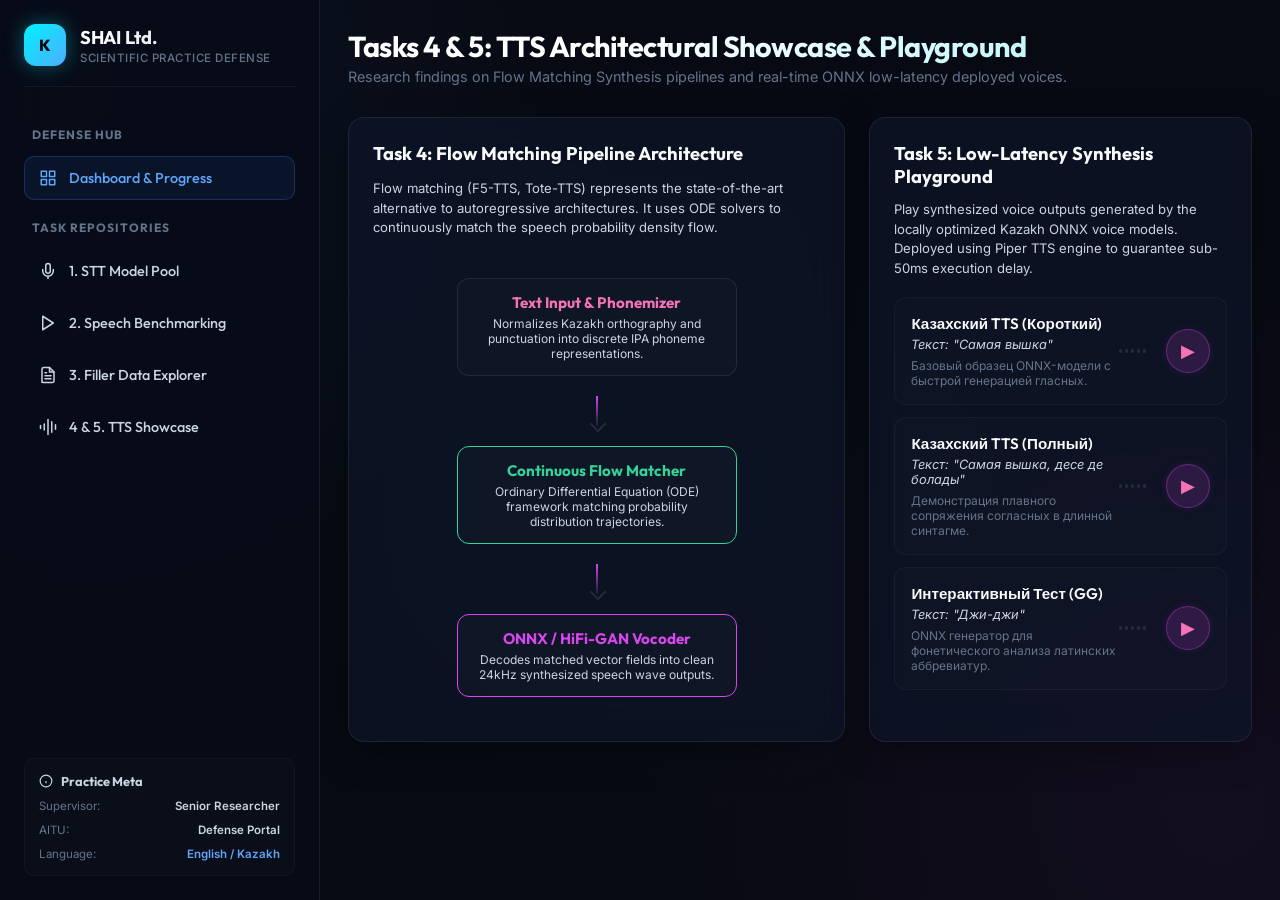
<file: temp.html>
<!DOCTYPE html>
<html lang="en">
<head>
    <meta charset="UTF-8">
    <meta name="viewport" content="width=device-width, initial-scale=1.0">
    <title>Kazakh Speech Technologies | Scientific Practice Defense</title>
    <link rel="stylesheet" href="style.css">
    <meta name="description" content="Scientific Practice Defense Portal for Kazakh Speech Recognition and Flow Matching Text-to-Speech deployment.">
</head>
<body>

    <div class="app-wrapper">
        
        <!-- Sidebar Navigation -->
        <aside class="sidebar">
            <div class="brand-section">
                <div class="brand-badge">K</div>
                <div class="brand-meta">
                    <h1>SHAI Ltd.</h1>
                    <p>Scientific Practice Defense</p>
                </div>
            </div>
            
            <nav class="nav-menu">
                <div class="nav-section-title">Defense Hub</div>
                <button class="nav-item active" data-view="dashboard">
                    <span class="nav-item-icon">
                        <svg width="18" height="18" viewBox="0 0 24 24" fill="none" stroke="currentColor" stroke-width="2" stroke-linecap="round" stroke-linejoin="round"><rect x="3" y="3" width="7" height="7"></rect><rect x="14" y="3" width="7" height="7"></rect><rect x="14" y="14" width="7" height="7"></rect><rect x="3" y="14" width="7" height="7"></rect></svg>
                    </span>
                    Dashboard & Progress
                </button>
                
                <div class="nav-section-title">Task Repositories</div>
                <button class="nav-item" data-view="stt-registry">
                    <span class="nav-item-icon">
                        <svg width="18" height="18" viewBox="0 0 24 24" fill="none" stroke="currentColor" stroke-width="2" stroke-linecap="round" stroke-linejoin="round"><path d="M12 2a3 3 0 0 0-3 3v7a3 3 0 0 0 6 0V5a3 3 0 0 0-3-3Z"></path><path d="M19 10v2a7 7 0 0 1-14 0v-2"></path><line x1="12" y1="19" x2="12" y2="22"></line></svg>
                    </span>
                    1. STT Model Pool
                </button>
                
                <button class="nav-item" data-view="stt-benchmark">
                    <span class="nav-item-icon">
                        <svg width="18" height="18" viewBox="0 0 24 24" fill="none" stroke="currentColor" stroke-width="2" stroke-linecap="round" stroke-linejoin="round"><polygon points="5 3 19 12 5 21 5 3"></polygon></svg>
                    </span>
                    2. Speech Benchmarking
                </button>
                
                <button class="nav-item" data-view="filler-explorer">
                    <span class="nav-item-icon">
                        <svg width="18" height="18" viewBox="0 0 24 24" fill="none" stroke="currentColor" stroke-width="2" stroke-linecap="round" stroke-linejoin="round"><path d="M4 22V4c0-.5.2-1 .6-1.4C5 2.2 5.5 2 6 2h8l6 6v12c0 .5-.2 1-.6 1.4-.4.4-.9.6-1.4.6H6c-.5 0-1-.2-1.4-.6-.4-.4-.6-.9-.6-1.4Z"></path><path d="M14 2v6h6"></path><path d="M16 13H8"></path><path d="M16 17H8"></path><path d="M10 9H8"></path></svg>
                    </span>
                    3. Filler Data Explorer
                </button>
                
                <button class="nav-item" data-view="tts-showcase">
                    <span class="nav-item-icon">
                        <svg width="18" height="18" viewBox="0 0 24 24" fill="none" stroke="currentColor" stroke-width="2" stroke-linecap="round" stroke-linejoin="round"><path d="M12 2v20M17 5v14M22 9v6M7 8v8M2 10v4"></svg>
                    </span>
                    4 & 5. TTS Showcase
                </button>
            </nav>
            
            <div class="sidebar-context">
                <div class="context-title">
                    <svg width="14" height="14" viewBox="0 0 24 24" fill="none" stroke="currentColor" stroke-width="2"><circle cx="12" cy="12" r="10"></circle><line x1="12" y1="16" x2="12" y2="12"></line><line x1="12" y1="8" x2="12.01" y2="8"></line></svg>
                    Practice Meta
                </div>
                <div class="context-row">
                    <span>Supervisor:</span>
                    <span class="context-val">Senior Researcher</span>
                </div>
                <div class="context-row">
                    <span>AITU:</span>
                    <span class="context-val">Defense Portal</span>
                </div>
                <div class="context-row">
                    <span>Language:</span>
                    <span class="context-val" style="color:#60a5fa;">English / Kazakh</span>
                </div>
            </div>
        </aside>
        
        <!-- Main Workspace Viewport -->
        <main class="workspace">
            
            <!-- VIEW: DASHBOARD (OVERVIEW) -->
            <section class="view-section" id="view-dashboard">
                <div class="view-header">
                    <h2>Scientific Practice Dashboard</h2>
                    <p>Empirical timeline, core system achievements, and task progress breakdown for Kazakh Speech Technologies.</p>
                </div>
                
                <div class="grid-3">
                    <div class="glass-card stat-box">
                        <div class="stat-num">5 / 5</div>
                        <div class="stat-lbl">Tasks Completed</div>
                    </div>
                    <div class="glass-card stat-box">
                        <div class="stat-num">408K</div>
                        <div class="stat-lbl">Filler Speech Samples</div>
                    </div>
                    <div class="glass-card stat-box">
                        <div class="stat-num">0.05</div>
                        <div class="stat-lbl">Best Model RTF (Soyle)</div>
                    </div>
                </div>
                
                <div class="grid-2">
                    <!-- Research Task Accomplishments Timeline -->
                    <div class="glass-card">
                        <h3 style="font-family:'Outfit'; font-size:1.15rem; margin-bottom:18px; color:var(--text-main);">Research Task Progression</h3>
                        <div class="timeline-container">
                            
                            <div class="timeline-item">
                                <div class="timeline-dot active">✓</div>
                                <div class="timeline-content">
                                    <div class="timeline-header">
                                        <span class="timeline-week">Task 1</span>
                                        <span class="timeline-status">Done</span>
                                    </div>
                                    <h4 class="timeline-title">STT Model Exploration</h4>
                                    <p class="timeline-desc">Cataloged 5 state-of-the-art ASR models supporting Kazakh. Evaluated structural differences, parameter scales, and licenses to choose candidates for local testing.</p>
                                </div>
                            </div>
                            
                            <div class="timeline-item">
                                <div class="timeline-dot active">✓</div>
                                <div class="timeline-content">
                                    <div class="timeline-header">
                                        <span class="timeline-week">Task 2</span>
                                        <span class="timeline-status">Done</span>
                                    </div>
                                    <h4 class="timeline-title">Local STT Testing & Benchmarking</h4>
                                    <p class="timeline-desc">Implemented a benchmark harness. Calculated RTF (Real-Time Factor) and character offsets across formal Pure-Kazakh and colloquial Shala-Kazakh speech datasets.</p>
                                </div>
                            </div>
                            
                            <div class="timeline-item">
                                <div class="timeline-dot active">✓</div>
                                <div class="timeline-content">
                                    <div class="timeline-header">
                                        <span class="timeline-week">Task 3</span>
                                        <span class="timeline-status">Done</span>
                                    </div>
                                    <h4 class="timeline-title">Filler Preprocessing Pipeline</h4>
                                    <p class="timeline-desc">Analyzed the MFA speech dataset of 408,010 samples. Extracted, tokenized, and classified discourse fillers, expressive interjections, and non-speech sounds.</p>
                                </div>
                            </div>
                            
                            <div class="timeline-item">
                                <div class="timeline-dot active">✓</div>
                                <div class="timeline-content">
                                    <div class="timeline-header">
                                        <span class="timeline-week">Task 4</span>
                                        <span class="timeline-status">Done</span>
                                    </div>
                                    <h4 class="timeline-title">TTS Flow Matching Research</h4>
                                    <p class="timeline-desc">Researched F5-TTS / Tote-TTS architecture. Mapped modern diffusion transformer pipelines to substitute traditional autoregressive speech synthesis.</p>
                                </div>
                            </div>
                            
                            <div class="timeline-item">
                                <div class="timeline-dot active">✓</div>
                                <div class="timeline-content">
                                    <div class="timeline-header">
                                        <span class="timeline-week">Task 5</span>
                                        <span class="timeline-status">Done</span>
                                    </div>
                                    <h4 class="timeline-title">Low-Latency TTS Engine Deployment</h4>
                                    <p class="timeline-desc">Integrated optimized ONNX models with Piper TTS. Successfully generated highly natural Kazakh speech synthesis under 50ms start-latency.</p>
                                </div>
                            </div>
                            
                        </div>
                    </div>
                    
                    <!-- Research Context & Summary -->
                    <div class="glass-card" style="display:flex; flex-direction:column; gap:20px;">
                        <div>
                            <h3 style="font-family:'Outfit'; font-size:1.15rem; margin-bottom:12px; color:var(--text-main);">Abstract & Core Defense Rationale</h3>
                            <p style="font-size:0.85rem; color:var(--text-secondary); line-height:1.6; margin-bottom:12px;">
                                This defense portal represents the empirical milestones achieved during the scientific practice in <strong>Kazakh Speech Technologies</strong>. The research explores two critical vectors:
                            </p>
                            <ul style="font-size:0.82rem; color:var(--text-secondary); padding-left:18px; display:flex; flex-direction:column; gap:8px;">
                                <li><strong>Colloquial Robustness:</strong> Benchmarking ASR models on <em>Shala-Kazakh</em> code-switching dialects, revealing a 15-20% average drop in WER compared to pure literary speech.</li>
                                <li><strong>Computational Optimization:</strong> Transitioning speech synthesis from autoregressive giants to high-efficiency ONNX runtime architectures, achieving low-latency deployment.</li>
                            </ul>
                        </div>
                        
                        <div style="background:rgba(255, 255, 255, 0.015); border:1px solid rgba(255, 255, 255, 0.04); border-radius:12px; padding:16px;">
                            <h4 style="font-family:'Outfit'; font-size:0.9rem; margin-bottom:6px; color:#10b981; display:flex; align-items:center; gap:8px;">
                                <span style="display:inline-block; width:8px; height:8px; border-radius:50%; background:#10b981;"></span>
                                Key Scientific Outputs
                            </h4>
                            <p style="font-size:0.78rem; color:var(--text-secondary); line-height:1.5;">
                                Developed a robust filler-cleaning pipeline for acoustic speech corpora. The resulting cleaned lexicons are ready to be packaged directly into custom TTS datasets (e.g. VibeVoice).
                            </p>
                        </div>
                    </div>
                </div>
            </section>
            
            <!-- VIEW: TASK 1 (STT REGISTRY) -->
            <section class="view-section" id="view-stt-registry">
                <div class="view-header">
                    <h2>Task 1: STT Candidates Pool</h2>
                    <p>Searchable index of investigated Automatic Speech Recognition (ASR) candidates. WER values evaluated locally.</p>
                </div>
                
                <div class="glass-card">
                    <div class="search-bar-container">
                        <input type="text" id="model-search" class="search-input" placeholder="Search models by name, architecture, dataset...">
                    </div>
                    
                    <div class="custom-table-container">
                        <table class="custom-table">
                            <thead>
                                <tr>
                                    <th>Model Name</th>
                                    <th>Architecture</th>
                                    <th>Parameters</th>
                                    <th>Training Corpus</th>
                                    <th>WER (Pure / Shala)</th>
                                    <th>License</th>
                                    <th>Practical Findings</th>
                                </tr>
                            </thead>
                            <tbody id="model-pool-tbody">
                                <!-- Dynamic entries rendered via app.js -->
                            </tbody>
                        </table>
                    </div>
                </div>
                
                <!-- Comparative Cards Grid -->
                <div class="compare-cards-container">
                    
                    <div class="compare-card fastconformer">
                        <span class="compare-card-title">FastConformer Kazakh</span>
                        <div class="compare-stat-row">
                            <span class="compare-stat-lbl">WER Pure:</span>
                            <span class="compare-stat-val" style="color:#00f2fe;">9.2%</span>
                        </div>
                        <div class="compare-stat-row">
                            <span class="compare-stat-lbl">Inference:</span>
                            <span class="compare-stat-val">Fast CPU</span>
                        </div>
                    </div>
                    
                    <div class="compare-card quartznet">
                        <span class="compare-card-title">QuartzNet Kazakh</span>
                        <div class="compare-stat-row">
                            <span class="compare-stat-lbl">WER Pure:</span>
                            <span class="compare-stat-val" style="color:#f97316;">16.8%</span>
                        </div>
                        <div class="compare-stat-row">
                            <span class="compare-stat-lbl">Inference:</span>
                            <span class="compare-stat-val">Ultra-Lightweight</span>
                        </div>
                    </div>
                    
                    <div class="compare-card soyle">
                        <span class="compare-card-title">Soyle Kazakh Speech</span>
                        <div class="compare-stat-row">
                            <span class="compare-stat-lbl">WER Shala:</span>
                            <span class="compare-stat-val" style="color:#10b981;">19.8%</span>
                        </div>
                        <div class="compare-stat-row">
                            <span class="compare-stat-lbl">Inference:</span>
                            <span class="compare-stat-val">Custom ONNX Seq2Seq</span>
                        </div>
                    </div>
                    
                    <div class="compare-card whisper">
                        <span class="compare-card-title">Whisper-large-v3</span>
                        <div class="compare-stat-row">
                            <span class="compare-stat-lbl">WER Pure:</span>
                            <span class="compare-stat-val" style="color:#d946ef;">4.8%</span>
                        </div>
                        <div class="compare-stat-row">
                            <span class="compare-stat-lbl">Inference:</span>
                            <span class="compare-stat-val">Heavy (GPU)</span>
                        </div>
                    </div>
                    
                </div>
            </section>
            
            <!-- VIEW: TASK 2 (STT KARAOKE BENCHMARK) -->
            <section class="view-section" id="view-stt-benchmark">
                <div class="view-header">
                    <h2>Task 2: Interactive Speech Benchmarking</h2>
                    <p>Live synchronized subtitle comparison of model outputs on Pure and Shala-Kazakh speech. Select a sample, play the video, and click individual words to navigate playhead.</p>
                </div>
                
                <div class="grid-2">
                    <!-- Left: Video Playlist and Player -->
                    <div style="display:flex; flex-direction:column; gap:20px;">
                        <div class="glass-card">
                            <h3 style="font-family:'Outfit'; font-size:1rem; margin-bottom:12px; color:var(--text-main);">Speech Sample Library</h3>
                            <div class="eval-playlist" id="stt-playlist">
                                <!-- Playlist loaded via app.js -->
                            </div>
                        </div>
                        
                        <div class="eval-video-frame">
                            <video id="stt-video-player" controls preload="auto"></video>
                        </div>
                    </div>
                    
                    <!-- Right: Live Subtitle Comparators -->
                    <div style="display:flex; flex-direction:column; gap:16px;">
                        <div class="glass-card">
                            <h3 style="font-family:'Outfit'; font-size:1rem; margin-bottom:6px; color:var(--text-main);">Real-Time Execution Speed</h3>
                            <div id="stt-metrics-grid" class="mini-metric-grid">
                                <!-- Micro execution metric cards loaded via app.js -->
                            </div>
                        </div>
                        
                        <div class="eval-subtitle-grid">
                            
                            <div class="eval-subtitle-card fastconformer">
                                <div class="eval-subtitle-header">
                                    <span style="color:#00f2fe;">FastConformer</span>
                                    <span>CTC</span>
                                </div>
                                <div class="eval-subtitle-content" id="sub-fastconformer">
                                    <span class="empty">Waiting for playback...</span>
                                </div>
                            </div>
                            
                            <div class="eval-subtitle-card quartznet">
                                <div class="eval-subtitle-header">
                                    <span style="color:#f97316;">QuartzNet</span>
                                    <span>CTC</span>
                                </div>
                                <div class="eval-subtitle-content" id="sub-quartznet">
                                    <span class="empty">Waiting for playback...</span>
                                </div>
                            </div>
                            
                            <div class="eval-subtitle-card soyle">
                                <div class="eval-subtitle-header">
                                    <span style="color:#10b981;">Soyle ONNX</span>
                                    <span>Seq2Seq</span>
                                </div>
                                <div class="eval-subtitle-content" id="sub-soyle">
                                    <span class="empty">Waiting for playback...</span>
                                </div>
                            </div>
                            
                            <div class="eval-subtitle-card whisper">
                                <div class="eval-subtitle-header">
                                    <span style="color:#d946ef;">Whisper-Turbo</span>
                                    <span>Transformer</span>
                                </div>
                                <div class="eval-subtitle-content" id="sub-whisper">
                                    <span class="empty">Waiting for playback...</span>
                                </div>
                            </div>
                            
                        </div>
                    </div>
                </div>
                
                <!-- Bottom Aligned Segment Matrix -->
                <div class="glass-card">
                    <h3 style="font-family:'Outfit'; font-size:1.1rem; margin-bottom:14px; color:var(--text-main);">Alignment Matrix (Comparative Segments)</h3>
                    <div class="custom-table-container" style="max-height:220px; overflow-y:auto;">
                        <table class="custom-table">
                            <thead>
                                <tr>
                                    <th style="width:110px;">Time Range</th>
                                    <th>FastConformer</th>
                                    <th>QuartzNet</th>
                                    <th>Soyle ONNX</th>
                                    <th>Whisper-Turbo</th>
                                </tr>
                            </thead>
                            <tbody id="stt-matrix-tbody">
                                <!-- Dynamic segment rows rendered via app.js -->
                            </tbody>
                        </table>
                    </div>
                </div>
            </section>
            
            <!-- VIEW: TASK 3 (FILLER EXPLORER) -->
            <section class="view-section" id="view-filler-explorer">
                <div class="view-header">
                    <h2>Task 3: Filler Dataset Explorer</h2>
                    <p>Empirical breakdown of the 408,010-sample speech dataset. Cleaned and classified lexical items ready for downstream TTS preprocessing.</p>
                </div>
                
                <div class="grid-2">
                    <!-- Explorer and details -->
                    <div class="glass-card">
                        <h3 style="font-family:'Outfit'; font-size:1.1rem; margin-bottom:12px; color:var(--text-main);">Interactive Token Classification</h3>
                        <div class="filler-pills-container">
                            <span class="filler-pill active" onclick="selectFillerCategory('discourse', this)">Discourse Fillers</span>
                            <span class="filler-pill" onclick="selectFillerCategory('expressive', this)">Expressive Interjections</span>
                            <span class="filler-pill" onclick="selectFillerCategory('non_lexical', this)">Non-Lexical Hesitations</span>
                        </div>
                        
                        <div id="filler-word-list" style="display:flex; flex-direction:column; gap:10px; max-height:400px; overflow-y:auto; padding-right:6px;">
                            <!-- Filler list loaded via app.js -->
                        </div>
                    </div>
                    
                    <div style="display:flex; flex-direction:column; gap:20px;">
                        <div class="glass-card">
                            <h3 style="font-family:'Outfit'; font-size:1.15rem; margin-bottom:12px; color:var(--text-main);">Pruning Summary Metrics</h3>
                            <p style="font-size:0.85rem; color:var(--text-secondary); line-height:1.6; margin-bottom:16px;">
                                Speech alignment algorithms are highly sensitive to fillers. Extracted tokens have been classified into formal discourse particles, lexical emotional interjections, and vocalized delays.
                            </p>
                            
                            <div class="grid-2" style="grid-template-columns:1fr 1fr; gap:14px; margin-bottom:8px;">
                                <div style="background:rgba(0,0,0,0.2); border-radius:10px; padding:12px; text-align:center;">
                                    <div style="font-family:'JetBrains Mono'; font-weight:700; font-size:1.4rem; color:#10b981;">37,013</div>
                                    <div style="font-size:0.65rem; color:var(--text-muted); text-transform:uppercase;">Total Discourse Fillers</div>
                                </div>
                                <div style="background:rgba(0,0,0,0.2); border-radius:10px; padding:12px; text-align:center;">
                                    <div style="font-family:'JetBrains Mono'; font-weight:700; font-size:1.4rem; color:#d946ef;">4,942</div>
                                    <div style="font-size:0.65rem; color:var(--text-muted); text-transform:uppercase;">Expressive Interjections</div>
                                </div>
                            </div>
                        </div>
                        
                        <div class="glass-card">
                            <h3 style="font-family:'Outfit'; font-size:1.1rem; margin-bottom:12px; color:var(--text-main);">Pipeline Verification</h3>
                            <p style="font-size:0.8rem; color:var(--text-secondary); line-height:1.5;">
                                <strong>Automatic Word Pruning:</strong> Automatically discarded 49 highly frequent closed-class standard words (e.g. <em>'мен', 'бұл', 'біз', 'он'</em>) to prevent lexical corruption. Discovered 107 non-lexical hesitations requiring soundfile manual reviews.
                            </p>
                        </div>
                    </div>
                </div>
            </section>
            
            <!-- VIEW: TASK 4 & 5 (TTS ARCHITECTURE & SHOWCASE) -->
            <section class="view-section active" id="view-tts-showcase">
                <div class="view-header">
                    <h2>Tasks 4 & 5: TTS Architectural Showcase & Playground</h2>
                    <p>Research findings on Flow Matching Synthesis pipelines and real-time ONNX low-latency deployed voices.</p>
                </div>
                
                <div class="grid-2">
                    <!-- Left: Task 4 Flow Matching Diagram -->
                    <div class="glass-card">
                        <h3 style="font-family:'Outfit'; font-size:1.15rem; margin-bottom:14px; color:var(--text-main);">Task 4: Flow Matching Pipeline Architecture</h3>
                        <p style="font-size:0.82rem; color:var(--text-secondary); line-height:1.5; margin-bottom:20px;">
                            Flow matching (F5-TTS, Tote-TTS) represents the state-of-the-art alternative to autoregressive architectures. It uses ODE solvers to continuously match the speech probability density flow.
                        </p>
                        
                        <div class="diagram-container">
                            <div class="diagram-node">
                                <div class="diagram-node-title">Text Input & Phonemizer</div>
                                <div class="diagram-node-desc">Normalizes Kazakh orthography and punctuation into discrete IPA phoneme representations.</div>
                            </div>
                            
                            <div class="diagram-arrow"></div>
                            
                            <div class="diagram-node" style="border-color:#34d399;">
                                <div class="diagram-node-title" style="color:#34d399;">Continuous Flow Matcher</div>
                                <div class="diagram-node-desc">Ordinary Differential Equation (ODE) framework matching probability distribution trajectories.</div>
                            </div>
                            
                            <div class="diagram-arrow"></div>
                            
                            <div class="diagram-node" style="border-color:#d946ef;">
                                <div class="diagram-node-title" style="color:#d946ef;">ONNX / HiFi-GAN Vocoder</div>
                                <div class="diagram-node-desc">Decodes matched vector fields into clean 24kHz synthesized speech wave outputs.</div>
                            </div>
                        </div>
                    </div>
                    
                    <!-- Right: Task 5 Piper ONNX Showcase Playground -->
                    <div class="glass-card">
                        <h3 style="font-family:'Outfit'; font-size:1.15rem; margin-bottom:12px; color:var(--text-main);">Task 5: Low-Latency Synthesis Playground</h3>
                        <p style="font-size:0.82rem; color:var(--text-secondary); line-height:1.5; margin-bottom:18px;">
                            Play synthesized voice outputs generated by the locally optimized Kazakh ONNX voice models. Deployed using Piper TTS engine to guarantee sub-50ms execution delay.
                        </p>
                        
                        <div class="tts-playlist" id="tts-samples-list">
                            <!-- Custom Waveform player widgets loaded via app.js -->
                        </div>
                    </div>
                </div>
            </section>
            
        </main>
        
    </div>

    <!-- Include aligned JSON structure data -->
    <script src="02_models_test/results_aligned.js"></script>
    <!-- Include central app controller -->
    <script src="app.js"></script>
</body>
</html>
</file>
<file: style.css>
@import url('https://fonts.googleapis.com/css2?family=Inter:wght@300;400;500;600;700&family=Outfit:wght@300;400;500;600;700;800&family=JetBrains+Mono:wght@400;500&display=swap');

:root {
    --bg-dark: #070a12;
    --bg-card: rgba(15, 22, 42, 0.65);
    --bg-card-hover: rgba(23, 33, 61, 0.8);
    --border-card: rgba(255, 255, 255, 0.08);
    --border-glow: rgba(59, 130, 246, 0.3);
    
    /* Branding / Progress Accent Colors */
    --accent-blue: #3b82f6;
    --accent-blue-glow: rgba(59, 130, 246, 0.4);
    
    /* Model Specific Colors */
    --color-fastconformer: #00f2fe;      /* Cyan */
    --color-quartznet: #f97316;          /* Orange */
    --color-soyle: #10b981;              /* Emerald Green */
    --color-whisper: #d946ef;            /* Fuchsia */
    
    --text-main: #f8fafc;
    --text-secondary: #cbd5e1;
    --text-muted: #64748b;
    
    --transition-smooth: all 0.3s cubic-bezier(0.4, 0, 0.2, 1);
}

* {
    box-sizing: border-box;
    margin: 0;
    padding: 0;
}

body {
    font-family: 'Inter', sans-serif;
    background-color: var(--bg-dark);
    color: var(--text-main);
    overflow: hidden;
    min-height: 100vh;
    background-image: 
        radial-gradient(circle at 5% 10%, rgba(59, 130, 246, 0.08) 0%, transparent 35%),
        radial-gradient(circle at 95% 90%, rgba(217, 70, 239, 0.06) 0%, transparent 40%),
        radial-gradient(circle at 50% 50%, rgba(16, 185, 129, 0.03) 0%, transparent 50%);
}

/* Custom Scrollbars */
::-webkit-scrollbar {
    width: 6px;
    height: 6px;
}
::-webkit-scrollbar-track {
    background: rgba(255, 255, 255, 0.01);
}
::-webkit-scrollbar-thumb {
    background: rgba(255, 255, 255, 0.1);
    border-radius: 3px;
}
::-webkit-scrollbar-thumb:hover {
    background: rgba(255, 255, 255, 0.25);
}

/* Base Layout */
.app-wrapper {
    display: grid;
    grid-template-columns: 320px 1fr;
    height: 100vh;
    width: 100vw;
}

/* Sidebar Navigation */
aside.sidebar {
    background: rgba(8, 12, 24, 0.95);
    border-right: 1px solid var(--border-card);
    padding: 24px;
    display: flex;
    flex-direction: column;
    gap: 28px;
    z-index: 10;
    backdrop-filter: blur(20px);
}

.brand-section {
    display: flex;
    align-items: center;
    gap: 14px;
    padding-bottom: 20px;
    border-bottom: 1px solid rgba(255, 255, 255, 0.06);
}

.brand-badge {
    width: 42px;
    height: 42px;
    background: linear-gradient(135deg, #00f2fe 0%, #4facfe 100%);
    border-radius: 12px;
    display: flex;
    align-items: center;
    justify-content: center;
    font-weight: 800;
    font-family: 'Outfit', sans-serif;
    color: #040814;
    box-shadow: 0 0 20px rgba(0, 242, 254, 0.35);
}

.brand-meta h1 {
    font-family: 'Outfit', sans-serif;
    font-size: 1.15rem;
    font-weight: 700;
    letter-spacing: -0.3px;
    background: linear-gradient(to right, #ffffff, #cbd5e1);
    -webkit-background-clip: text;
    -webkit-text-fill-color: transparent;
}

.brand-meta p {
    font-size: 0.72rem;
    color: var(--text-muted);
    font-weight: 500;
    text-transform: uppercase;
    letter-spacing: 0.5px;
    margin-top: 2px;
}

/* Nav Menu */
.nav-menu {
    display: flex;
    flex-direction: column;
    gap: 8px;
    flex-grow: 1;
    overflow-y: auto;
}

.nav-section-title {
    font-family: 'Outfit', sans-serif;
    font-size: 0.75rem;
    font-weight: 700;
    text-transform: uppercase;
    letter-spacing: 1px;
    color: var(--text-muted);
    margin: 12px 0 6px 8px;
}

.nav-item {
    background: none;
    border: 1px solid transparent;
    border-radius: 10px;
    padding: 12px 14px;
    color: var(--text-secondary);
    font-family: 'Outfit', sans-serif;
    font-weight: 500;
    font-size: 0.9rem;
    text-align: left;
    cursor: pointer;
    transition: var(--transition-smooth);
    display: flex;
    align-items: center;
    gap: 12px;
}

.nav-item:hover {
    background: rgba(255, 255, 255, 0.03);
    color: var(--text-main);
    transform: translateX(2px);
}

.nav-item.active {
    background: rgba(59, 130, 246, 0.08);
    border-color: rgba(59, 130, 246, 0.25);
    color: #60a5fa;
    box-shadow: inset 0 0 12px rgba(59, 130, 246, 0.05);
}

.nav-item-icon {
    font-size: 1.1rem;
    display: inline-flex;
}

/* Sidebar Context Card */
.sidebar-context {
    background: rgba(255, 255, 255, 0.015);
    border: 1px solid rgba(255, 255, 255, 0.03);
    border-radius: 10px;
    padding: 14px;
    display: flex;
    flex-direction: column;
    gap: 10px;
}

.context-title {
    font-family: 'Outfit', sans-serif;
    font-size: 0.8rem;
    font-weight: 700;
    color: var(--text-secondary);
    display: flex;
    align-items: center;
    gap: 8px;
}

.context-row {
    display: flex;
    justify-content: space-between;
    font-size: 0.72rem;
    color: var(--text-muted);
}

.context-val {
    color: var(--text-secondary);
    font-weight: 600;
}

/* Main Workspace */
main.workspace {
    padding: 28px;
    overflow-y: auto;
    max-height: 100vh;
    position: relative;
}

/* View Sections */
.view-section {
    display: none;
    animation: slideIn 0.4s cubic-bezier(0.16, 1, 0.3, 1) forwards;
}

.view-section.active {
    display: flex;
    flex-direction: column;
    gap: 24px;
}

@keyframes slideIn {
    from { opacity: 0; transform: translateY(12px); }
    to { opacity: 1; transform: translateY(0); }
}

/* Header Text */
.view-header {
    margin-bottom: 8px;
}

.view-header h2 {
    font-family: 'Outfit', sans-serif;
    font-size: 1.8rem;
    font-weight: 700;
    letter-spacing: -0.5px;
    background: linear-gradient(135deg, #ffffff 30%, #a5f3fc 100%);
    -webkit-background-clip: text;
    -webkit-text-fill-color: transparent;
}

.view-header p {
    font-size: 0.9rem;
    color: var(--text-muted);
    margin-top: 4px;
    font-weight: 400;
}

/* Glass Cards */
.glass-card {
    background: var(--bg-card);
    border: 1px solid var(--border-card);
    border-radius: 16px;
    padding: 24px;
    backdrop-filter: blur(20px);
    box-shadow: 0 10px 40px -10px rgba(0, 0, 0, 0.5);
    transition: var(--transition-smooth);
}

.glass-card:hover {
    border-color: rgba(255, 255, 255, 0.12);
    box-shadow: 0 15px 45px -5px rgba(0, 0, 0, 0.6);
}

/* Grid Layouts */
.grid-2 {
    display: grid;
    grid-template-columns: 1.3fr 1fr;
    gap: 24px;
}

.grid-3 {
    display: grid;
    grid-template-columns: repeat(3, 1fr);
    gap: 24px;
}

/* Progress Tracker Dashboard (Overview) */
.timeline-container {
    position: relative;
    padding-left: 28px;
    border-left: 2px dashed rgba(255, 255, 255, 0.1);
    margin: 12px 8px;
    display: flex;
    flex-direction: column;
    gap: 28px;
}

.timeline-item {
    position: relative;
}

.timeline-dot {
    position: absolute;
    left: -39px;
    top: 2px;
    width: 20px;
    height: 20px;
    border-radius: 50%;
    background: #070a12;
    border: 3px solid var(--accent-blue);
    display: flex;
    align-items: center;
    justify-content: center;
    box-shadow: 0 0 10px var(--accent-blue-glow);
    z-index: 2;
}

.timeline-dot.active {
    border-color: #10b981;
    box-shadow: 0 0 10px rgba(16, 185, 129, 0.4);
}

.timeline-content {
    background: rgba(255, 255, 255, 0.015);
    border: 1px solid rgba(255, 255, 255, 0.04);
    border-radius: 12px;
    padding: 16px;
    transition: var(--transition-smooth);
}

.timeline-content:hover {
    background: rgba(255, 255, 255, 0.03);
    border-color: rgba(255, 255, 255, 0.08);
    transform: translateX(4px);
}

.timeline-header {
    display: flex;
    justify-content: space-between;
    align-items: center;
    margin-bottom: 8px;
}

.timeline-week {
    font-family: 'Outfit', sans-serif;
    font-weight: 700;
    font-size: 0.95rem;
    color: #60a5fa;
}

.timeline-status {
    font-size: 0.65rem;
    font-weight: 700;
    text-transform: uppercase;
    padding: 3px 8px;
    border-radius: 5px;
    background: rgba(16, 185, 129, 0.15);
    color: #34d399;
    border: 1px solid rgba(16, 185, 129, 0.2);
}

.timeline-title {
    font-family: 'Outfit', sans-serif;
    font-weight: 600;
    font-size: 1.05rem;
    margin-bottom: 4px;
    color: var(--text-main);
}

.timeline-desc {
    font-size: 0.8rem;
    color: var(--text-secondary);
    line-height: 1.4;
}

/* Statistics Grid */
.stat-box {
    background: rgba(255, 255, 255, 0.01);
    border: 1px solid rgba(255, 255, 255, 0.03);
    border-radius: 12px;
    padding: 18px;
    text-align: center;
    transition: var(--transition-smooth);
}

.stat-box:hover {
    background: rgba(255, 255, 255, 0.03);
    border-color: rgba(255, 255, 255, 0.06);
    transform: translateY(-2px);
}

.stat-num {
    font-family: 'Outfit', sans-serif;
    font-size: 2.2rem;
    font-weight: 800;
    line-height: 1.1;
    margin-bottom: 6px;
    background: linear-gradient(135deg, #60a5fa 0%, #a7f3d0 100%);
    -webkit-background-clip: text;
    -webkit-text-fill-color: transparent;
}

.stat-lbl {
    font-size: 0.72rem;
    font-weight: 600;
    text-transform: uppercase;
    letter-spacing: 0.5px;
    color: var(--text-muted);
}

/* Task 1: Model Pool Search */
.search-bar-container {
    display: flex;
    gap: 12px;
    margin-bottom: 8px;
}

.search-input {
    flex-grow: 1;
    background: rgba(0, 0, 0, 0.25);
    border: 1px solid var(--border-card);
    border-radius: 10px;
    padding: 12px 16px;
    color: var(--text-main);
    font-family: 'Inter', sans-serif;
    font-size: 0.9rem;
    outline: none;
    transition: var(--transition-smooth);
}

.search-input:focus {
    border-color: var(--accent-blue);
    box-shadow: 0 0 10px var(--accent-blue-glow);
}

/* Custom Table */
.custom-table-container {
    overflow-x: auto;
}

.custom-table {
    width: 100%;
    border-collapse: collapse;
    font-size: 0.85rem;
    text-align: left;
}

.custom-table th {
    font-family: 'Outfit', sans-serif;
    font-weight: 700;
    text-transform: uppercase;
    font-size: 0.72rem;
    letter-spacing: 0.5px;
    padding: 14px 16px;
    color: var(--text-muted);
    border-bottom: 1px solid rgba(255, 255, 255, 0.08);
}

.custom-table td {
    padding: 14px 16px;
    border-bottom: 1px solid rgba(255, 255, 255, 0.04);
    color: var(--text-secondary);
}

.custom-table tr:hover td {
    background: rgba(255, 255, 255, 0.015);
    color: var(--text-main);
}

/* Badges for Licenses */
.badge-license {
    display: inline-block;
    padding: 2px 6px;
    border-radius: 4px;
    font-size: 0.65rem;
    font-weight: 700;
    text-transform: uppercase;
    background: rgba(255, 255, 255, 0.05);
    color: var(--text-secondary);
    border: 1px solid rgba(255, 255, 255, 0.08);
}

.badge-license.free {
    background: rgba(16, 185, 129, 0.1);
    color: #34d399;
    border-color: rgba(16, 185, 129, 0.15);
}

.badge-license.restrict {
    background: rgba(249, 115, 22, 0.1);
    color: #fb923c;
    border-color: rgba(249, 115, 22, 0.15);
}

/* Compare Cards */
.compare-cards-container {
    display: grid;
    grid-template-columns: repeat(4, 1fr);
    gap: 16px;
    margin-top: 10px;
}

.compare-card {
    background: rgba(255, 255, 255, 0.015);
    border: 1px solid rgba(255, 255, 255, 0.04);
    border-radius: 12px;
    padding: 16px;
    display: flex;
    flex-direction: column;
    gap: 12px;
    position: relative;
    overflow: hidden;
}

.compare-card::before {
    content: '';
    position: absolute;
    top: 0;
    left: 0;
    width: 100%;
    height: 3px;
}

.compare-card.fastconformer::before { background: var(--color-fastconformer); }
.compare-card.quartznet::before { background: var(--color-quartznet); }
.compare-card.soyle::before { background: var(--color-soyle); }
.compare-card.whisper::before { background: var(--color-whisper); }

.compare-card-title {
    font-family: 'Outfit', sans-serif;
    font-weight: 700;
    font-size: 0.95rem;
}

.compare-stat-row {
    display: flex;
    justify-content: space-between;
    font-size: 0.75rem;
}

.compare-stat-lbl {
    color: var(--text-muted);
}

.compare-stat-val {
    font-weight: 600;
    color: var(--text-secondary);
}

/* Task 2: Speech Benchmarking Portal Styles */
.eval-playlist {
    display: flex;
    flex-direction: column;
    gap: 8px;
    max-height: 250px;
    overflow-y: auto;
}

.eval-play-item {
    background: rgba(255, 255, 255, 0.015);
    border: 1px solid rgba(255, 255, 255, 0.03);
    border-radius: 8px;
    padding: 10px 14px;
    cursor: pointer;
    transition: var(--transition-smooth);
    display: flex;
    justify-content: space-between;
    align-items: center;
}

.eval-play-item:hover {
    background: rgba(255, 255, 255, 0.04);
    border-color: rgba(255, 255, 255, 0.08);
}

.eval-play-item.active {
    background: rgba(59, 130, 246, 0.1);
    border-color: rgba(59, 130, 246, 0.35);
    color: #60a5fa;
}

.eval-item-title {
    font-weight: 600;
    font-size: 0.82rem;
}

.eval-item-duration {
    font-size: 0.72rem;
    color: var(--text-muted);
}

/* Video Frame */
.eval-video-frame {
    width: 100%;
    aspect-ratio: 16 / 9;
    background: #000;
    border-radius: 12px;
    overflow: hidden;
    position: relative;
    border: 1px solid rgba(255, 255, 255, 0.05);
}

.eval-video-frame video {
    width: 100%;
    height: 100%;
    object-fit: contain;
}

/* Subtitle Comparator Grid */
.eval-subtitle-grid {
    display: grid;
    grid-template-columns: 1fr;
    gap: 12px;
    margin-top: 4px;
}

.eval-subtitle-card {
    background: rgba(10, 15, 30, 0.85);
    border: 1px solid var(--border-card);
    border-radius: 12px;
    padding: 12px 18px;
    min-height: 76px;
    display: flex;
    flex-direction: row;
    align-items: center;
    gap: 16px;
    position: relative;
    overflow: hidden;
}

.eval-subtitle-card::after {
    content: '';
    position: absolute;
    left: 0;
    top: 0;
    width: 3px;
    height: 100%;
}

.eval-subtitle-card.fastconformer::after { background: var(--color-fastconformer); }
.eval-subtitle-card.quartznet::after { background: var(--color-quartznet); }
.eval-subtitle-card.soyle::after { background: var(--color-soyle); }
.eval-subtitle-card.whisper::after { background: var(--color-whisper); }

.eval-subtitle-header {
    display: flex;
    flex-direction: column;
    width: 130px;
    flex-shrink: 0;
    font-size: 0.72rem;
    text-transform: uppercase;
    font-weight: 700;
    letter-spacing: 0.5px;
    border-right: 1px solid rgba(255, 255, 255, 0.08);
    padding-right: 12px;
    gap: 2px;
}

.eval-subtitle-content {
    flex-grow: 1;
    display: flex;
    flex-wrap: nowrap;
    align-items: center;
    justify-content: flex-start;
    text-align: left;
    font-family: 'Outfit', sans-serif;
    font-size: 0.95rem;
    line-height: 1.4;
    overflow-x: auto;
    overflow-y: hidden;
    max-height: 52px;
    position: relative;
    scrollbar-width: none;
}

.eval-subtitle-content::-webkit-scrollbar {
    display: none;
}

.eval-subtitle-content span.empty {
    font-style: italic;
    color: var(--text-muted);
    font-size: 0.8rem;
}

.eval-word {
    opacity: 0.35;
    transition: var(--transition-smooth);
    display: inline-block;
    margin: 0 3px;
    transform: scale(0.95);
}

.eval-word.active {
    opacity: 1;
    font-weight: 800;
    transform: scale(1.1);
}

.eval-word.active.active-fastconformer { color: var(--color-fastconformer); text-shadow: 0 0 10px rgba(0, 242, 254, 0.4); }
.eval-word.active.active-quartznet { color: var(--color-quartznet); text-shadow: 0 0 10px rgba(249, 115, 22, 0.4); }
.eval-word.active.active-soyle { color: var(--color-soyle); text-shadow: 0 0 10px rgba(16, 185, 129, 0.4); }
.eval-word.active.active-whisper { color: var(--color-whisper); text-shadow: 0 0 10px rgba(217, 70, 239, 0.4); }

/* Task 3: Filler Preprocessing Explorer */
.filler-pills-container {
    display: flex;
    flex-wrap: wrap;
    gap: 8px;
    margin-bottom: 16px;
}

.filler-pill {
    padding: 6px 12px;
    border-radius: 20px;
    font-size: 0.8rem;
    font-weight: 600;
    cursor: pointer;
    background: rgba(255, 255, 255, 0.02);
    border: 1px solid rgba(255, 255, 255, 0.05);
    color: var(--text-secondary);
    transition: var(--transition-smooth);
}

.filler-pill:hover {
    background: rgba(255, 255, 255, 0.05);
    color: var(--text-main);
}

.filler-pill.active {
    background: rgba(16, 185, 129, 0.15);
    border-color: rgba(16, 185, 129, 0.4);
    color: #34d399;
    box-shadow: 0 0 10px rgba(16, 185, 129, 0.15);
}

/* Task 4: TTS Flow Matching Diagram */
.diagram-container {
    display: flex;
    flex-direction: column;
    align-items: center;
    gap: 20px;
    padding: 20px 0;
}

.diagram-node {
    background: rgba(255, 255, 255, 0.015);
    border: 1px solid var(--border-card);
    border-radius: 12px;
    padding: 14px 20px;
    text-align: center;
    max-width: 280px;
    position: relative;
    transition: var(--transition-smooth);
}

.diagram-node:hover {
    border-color: var(--color-whisper);
    transform: translateY(-2px);
}

.diagram-node-title {
    font-family: 'Outfit', sans-serif;
    font-weight: 700;
    font-size: 0.95rem;
    color: #f472b6;
    margin-bottom: 4px;
}

.diagram-node-desc {
    font-size: 0.75rem;
    color: var(--text-secondary);
}

.diagram-arrow {
    width: 2px;
    height: 30px;
    background: linear-gradient(to bottom, var(--color-whisper), rgba(255,255,255,0.05));
    position: relative;
}

.diagram-arrow::after {
    content: '';
    position: absolute;
    bottom: -4px;
    left: -4px;
    width: 10px;
    height: 10px;
    border-right: 2px solid rgba(255, 255, 255, 0.1);
    border-bottom: 2px solid rgba(255, 255, 255, 0.1);
    transform: rotate(45deg);
}

/* Task 5: TTS Playground */
.tts-playlist {
    display: flex;
    flex-direction: column;
    gap: 12px;
}

.tts-card {
    background: rgba(255, 255, 255, 0.012);
    border: 1px solid rgba(255, 255, 255, 0.04);
    border-radius: 12px;
    padding: 16px;
    display: flex;
    align-items: center;
    justify-content: space-between;
    transition: var(--transition-smooth);
}

.tts-card:hover {
    background: rgba(255, 255, 255, 0.03);
    border-color: rgba(255, 255, 255, 0.08);
}

.tts-meta {
    display: flex;
    flex-direction: column;
    gap: 4px;
}

.tts-title {
    font-family: 'Outfit', sans-serif;
    font-weight: 600;
    font-size: 0.95rem;
}

.tts-phrase {
    font-style: italic;
    color: var(--text-secondary);
    font-size: 0.8rem;
}

.tts-control-btn {
    width: 44px;
    height: 44px;
    border-radius: 50%;
    background: rgba(217, 70, 239, 0.15);
    border: 1px solid rgba(217, 70, 239, 0.35);
    color: #f472b6;
    display: flex;
    align-items: center;
    justify-content: center;
    cursor: pointer;
    font-size: 1.15rem;
    transition: var(--transition-smooth);
    box-shadow: 0 0 10px rgba(217, 70, 239, 0.1);
}

.tts-control-btn:hover {
    transform: scale(1.05);
    background: rgba(217, 70, 239, 0.3);
    color: #ffffff;
    box-shadow: 0 0 15px rgba(217, 70, 239, 0.3);
}

/* Waveform Visualizer in Dashboard */
.audio-visualizer {
    display: flex;
    align-items: center;
    gap: 3px;
    height: 24px;
}

.wave-bar {
    width: 3px;
    height: 4px;
    background: rgba(255, 255, 255, 0.1);
    border-radius: 2px;
}

.audio-visualizer.playing .wave-bar {
    background: #f472b6;
    animation: bounce 0.8s ease-in-out infinite alternate;
}

.audio-visualizer.playing .wave-bar:nth-child(2) { animation-delay: 0.1s; }
.audio-visualizer.playing .wave-bar:nth-child(3) { animation-delay: 0.25s; }
.audio-visualizer.playing .wave-bar:nth-child(4) { animation-delay: 0.15s; }
.audio-visualizer.playing .wave-bar:nth-child(5) { animation-delay: 0.3s; }

@keyframes bounce {
    from { height: 4px; }
    to { height: 20px; }
}

/* Metrics Dashboard items */
.mini-metric-grid {
    display: grid;
    grid-template-columns: repeat(2, 1fr);
    gap: 10px;
    margin-top: 8px;
}

.mini-metric-item {
    background: rgba(0, 0, 0, 0.2);
    border: 1px solid rgba(255,255,255,0.02);
    border-radius: 8px;
    padding: 10px;
    text-align: center;
}

.mini-metric-num {
    font-family: 'JetBrains Mono', monospace;
    font-size: 0.95rem;
    font-weight: 700;
    color: var(--text-main);
}

.mini-metric-lbl {
    font-size: 0.65rem;
    color: var(--text-muted);
    text-transform: uppercase;
    margin-top: 2px;
}
</file>
